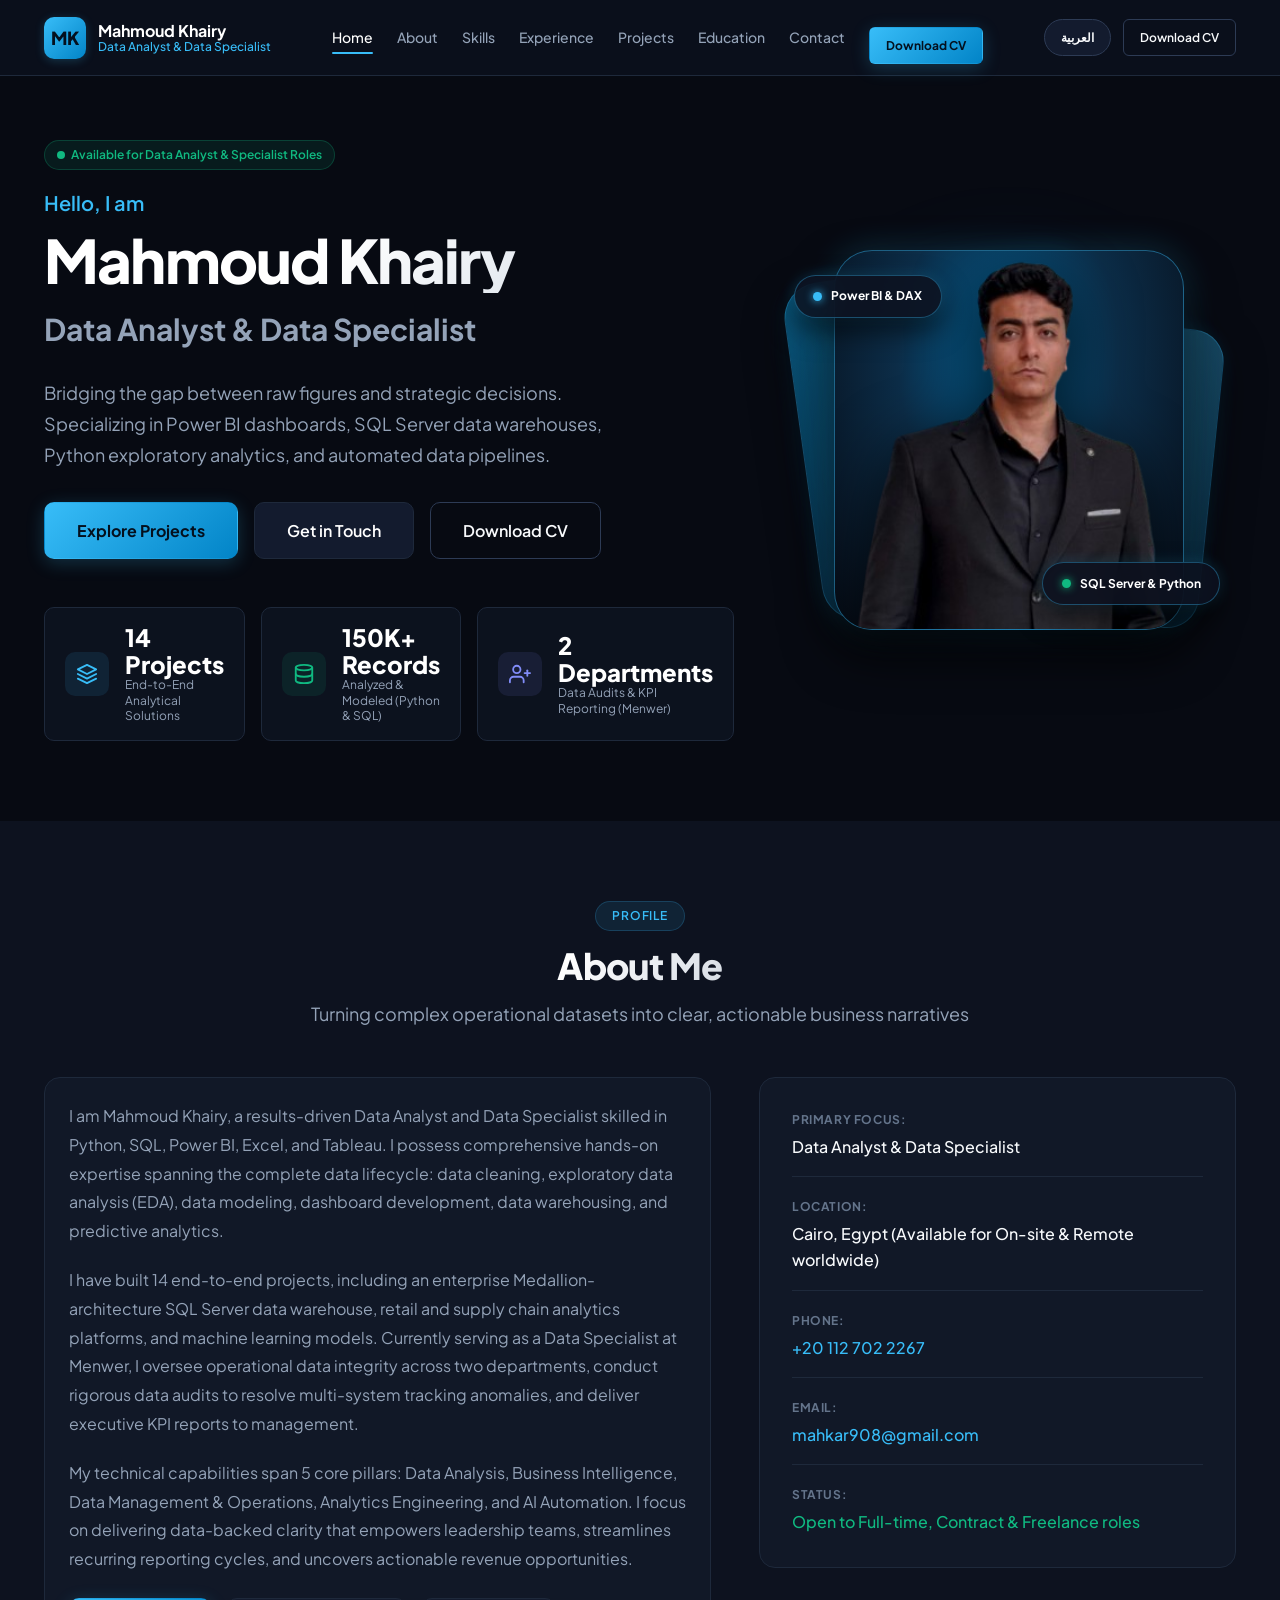
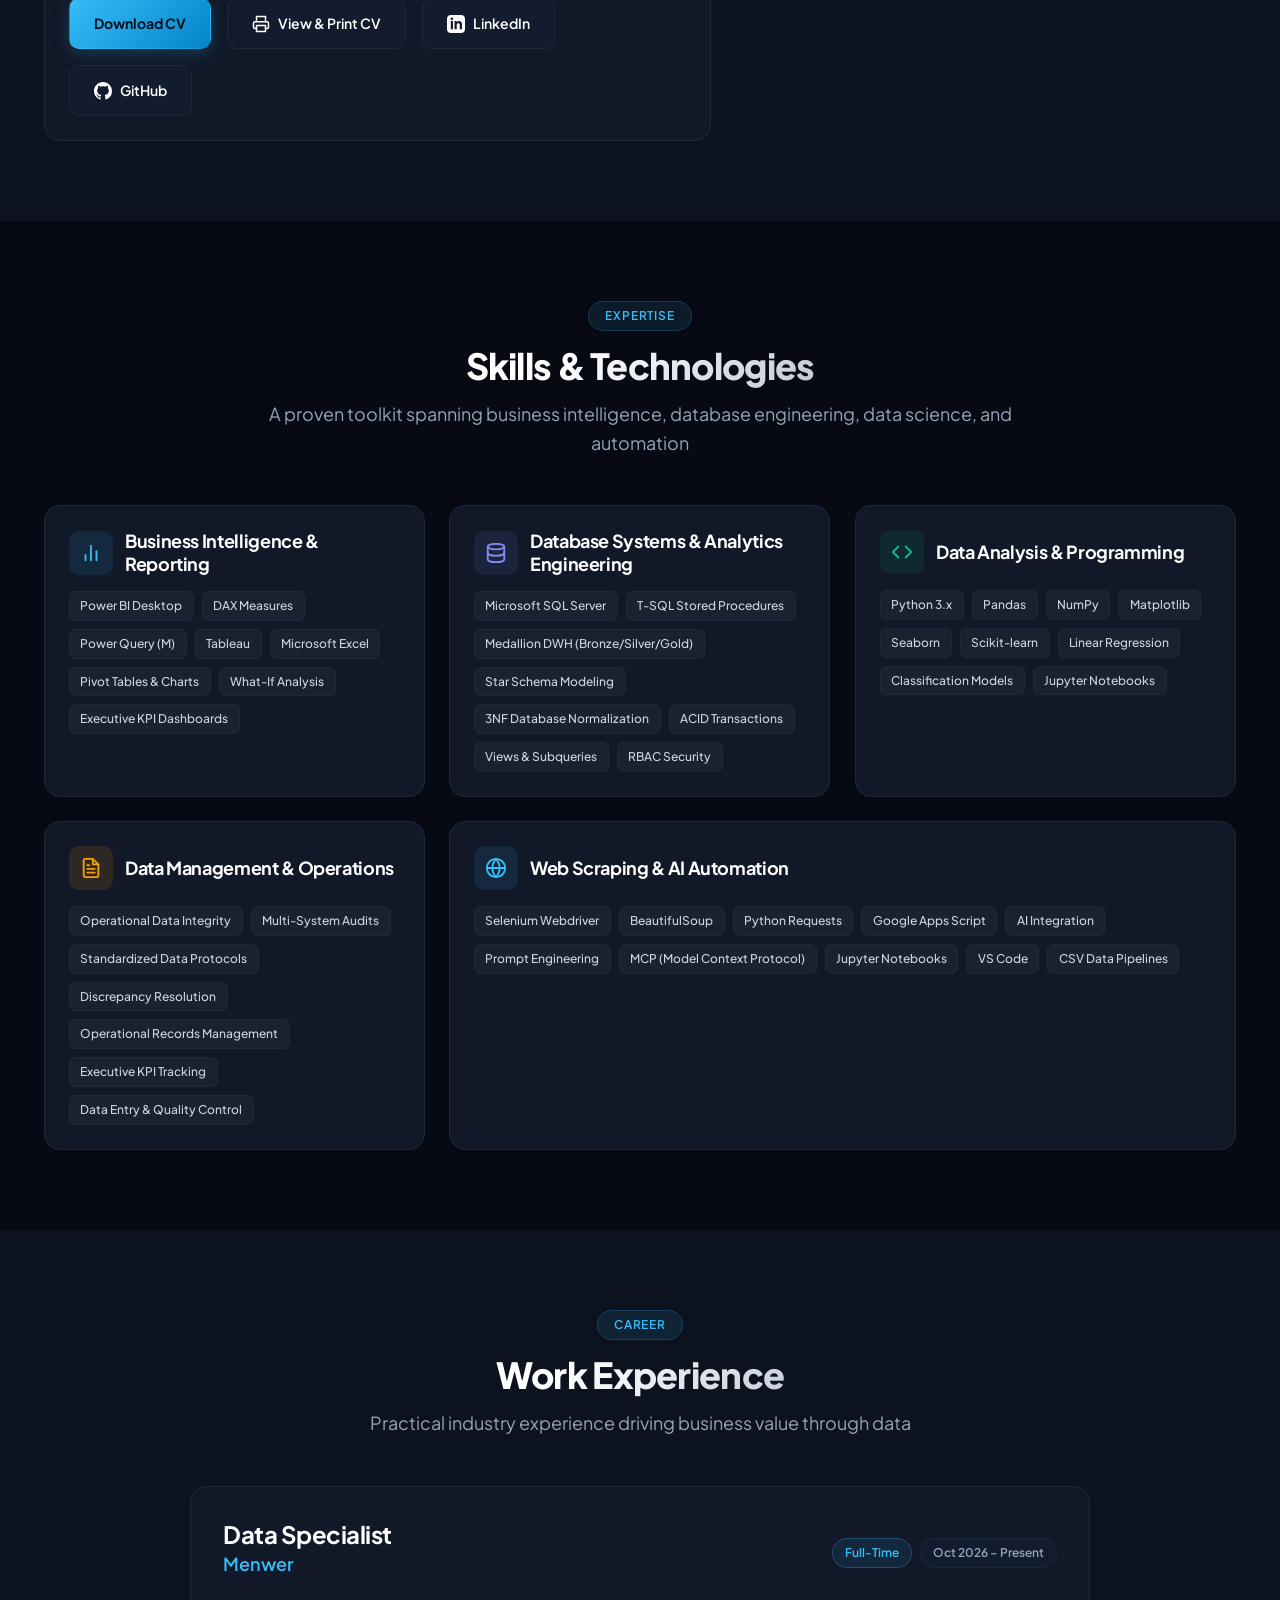
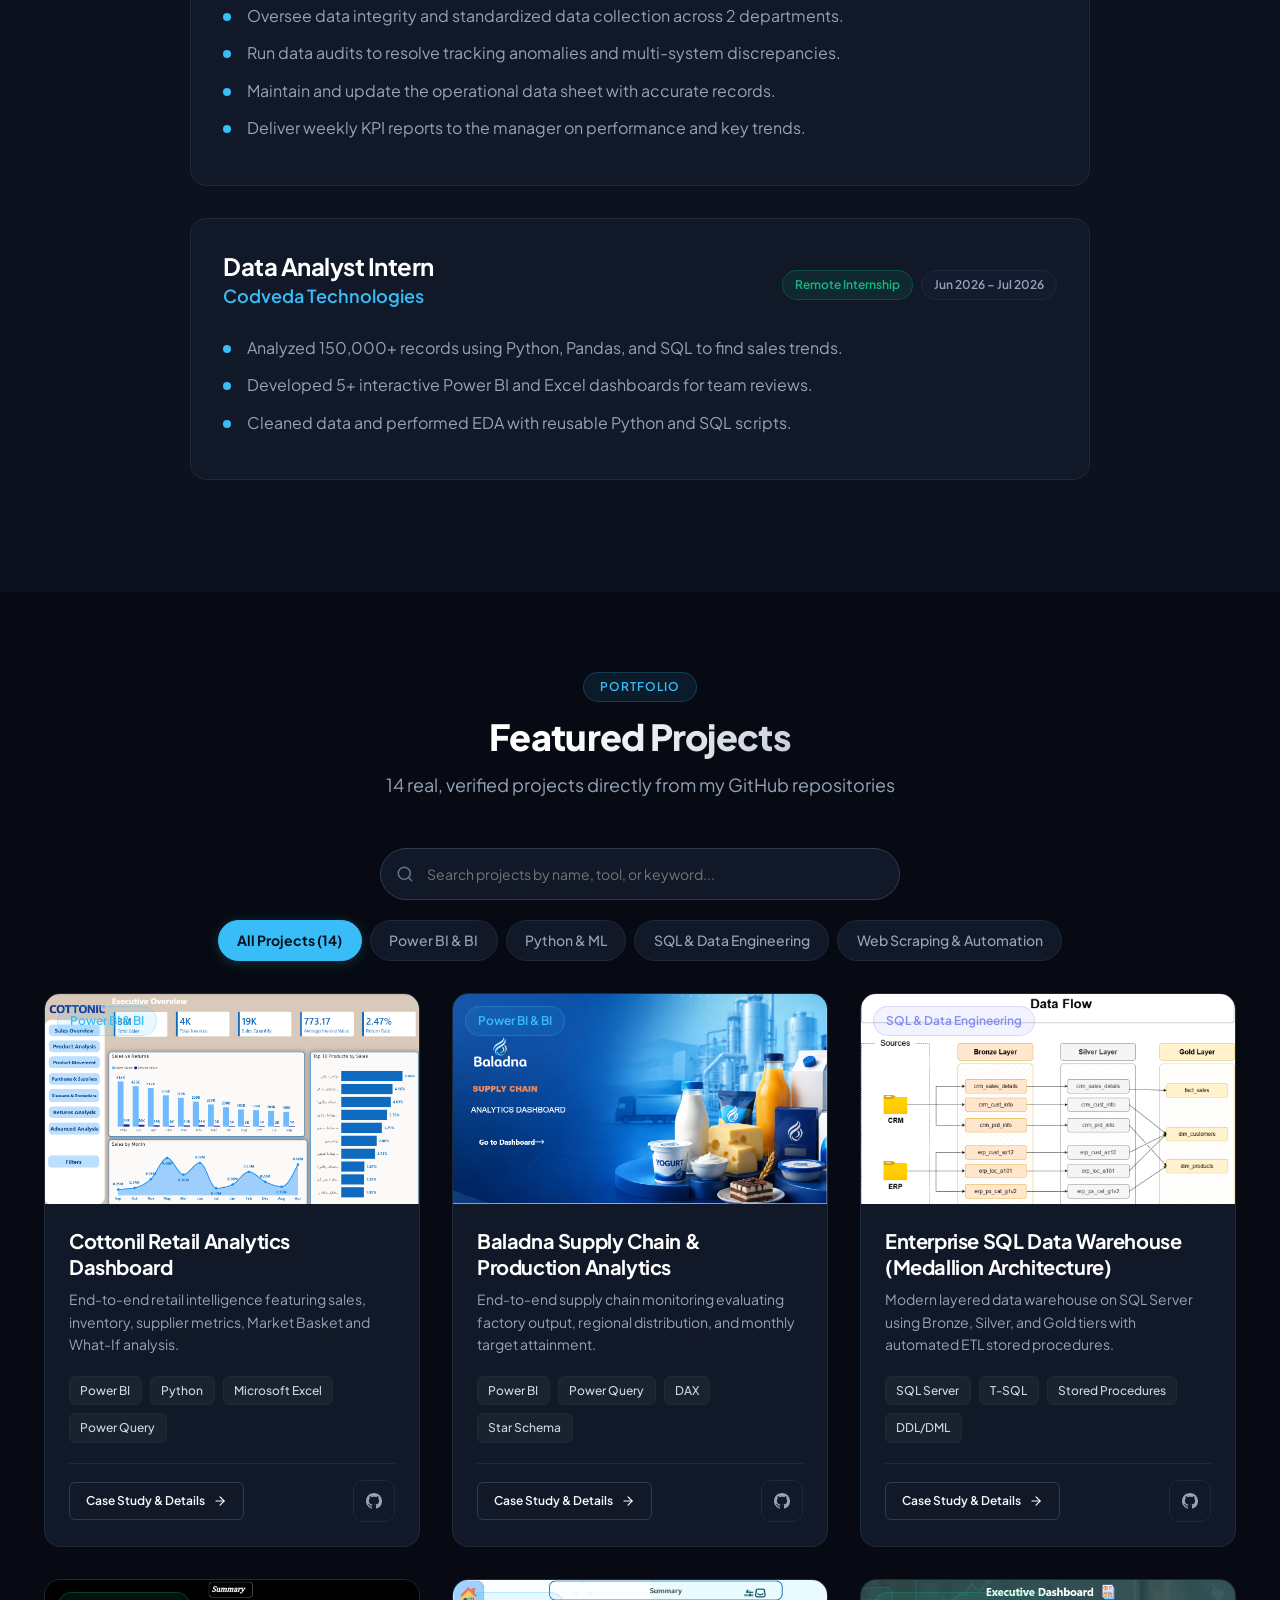
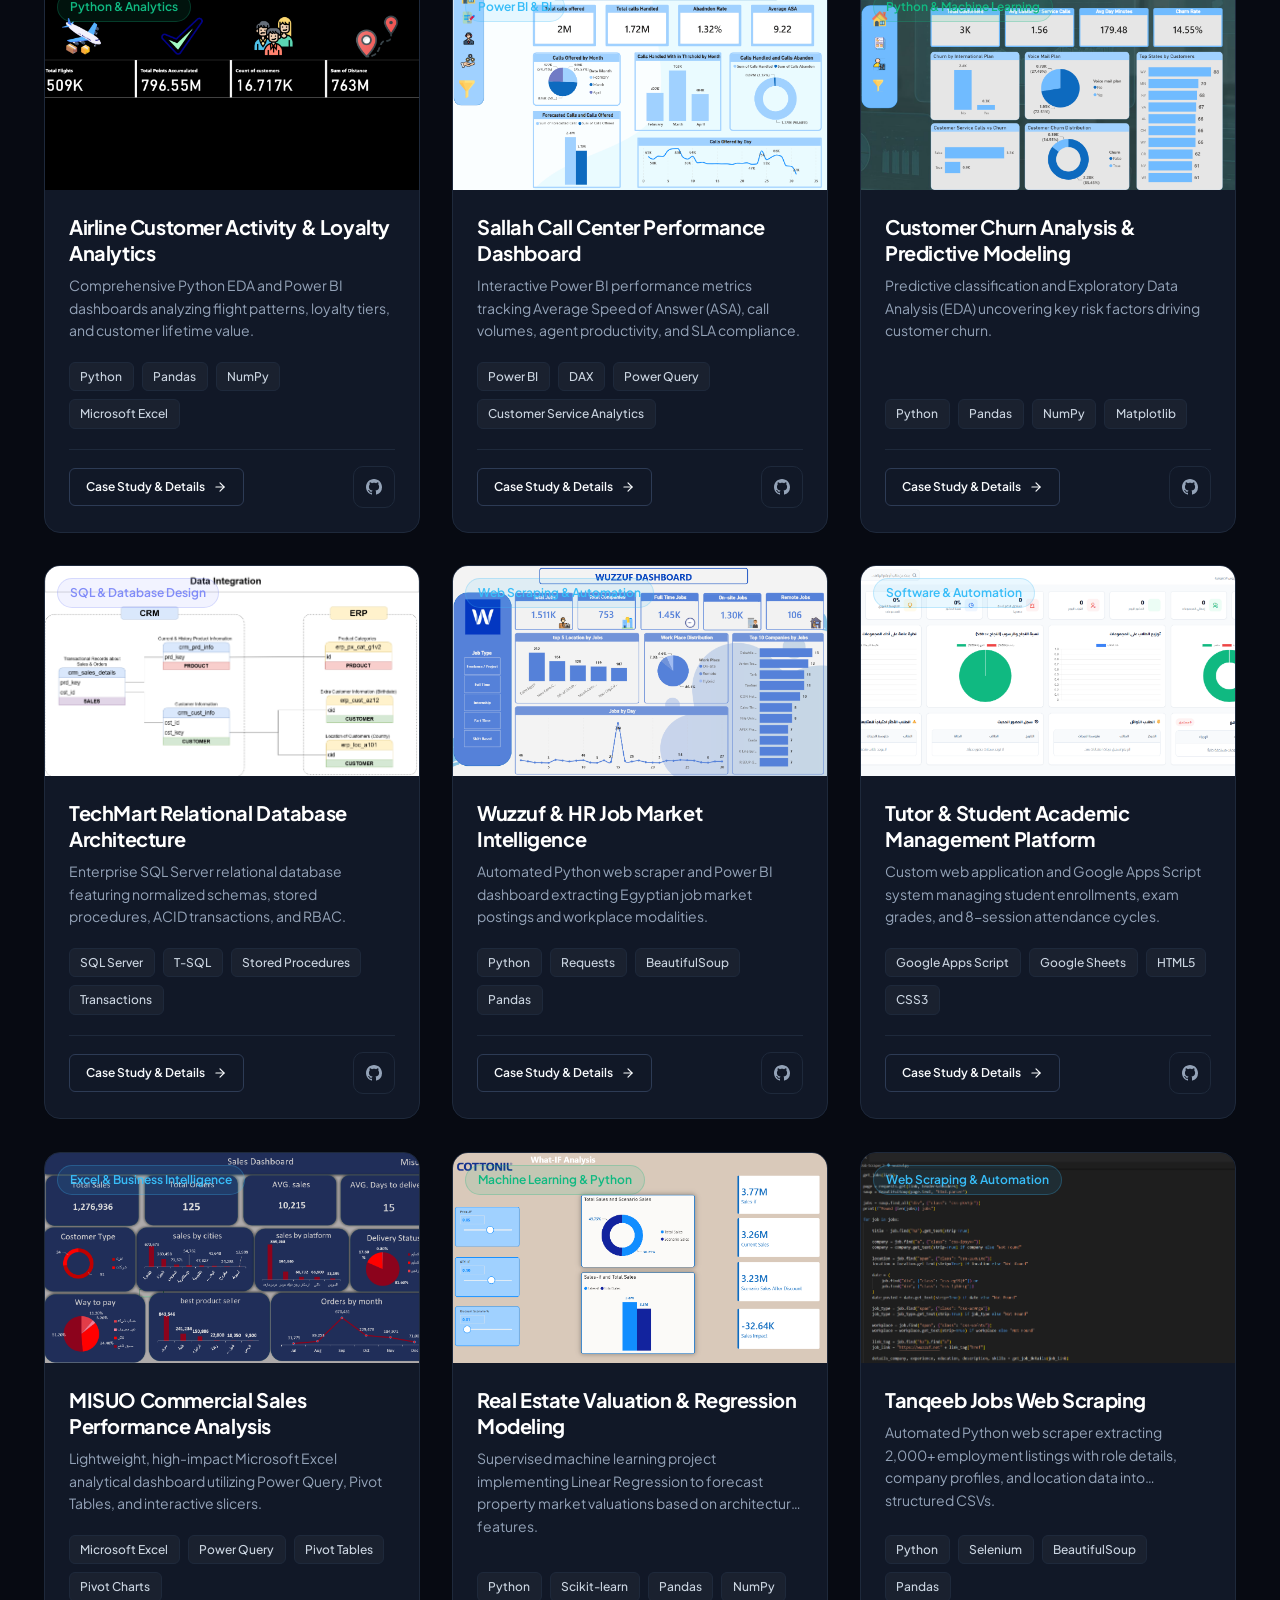
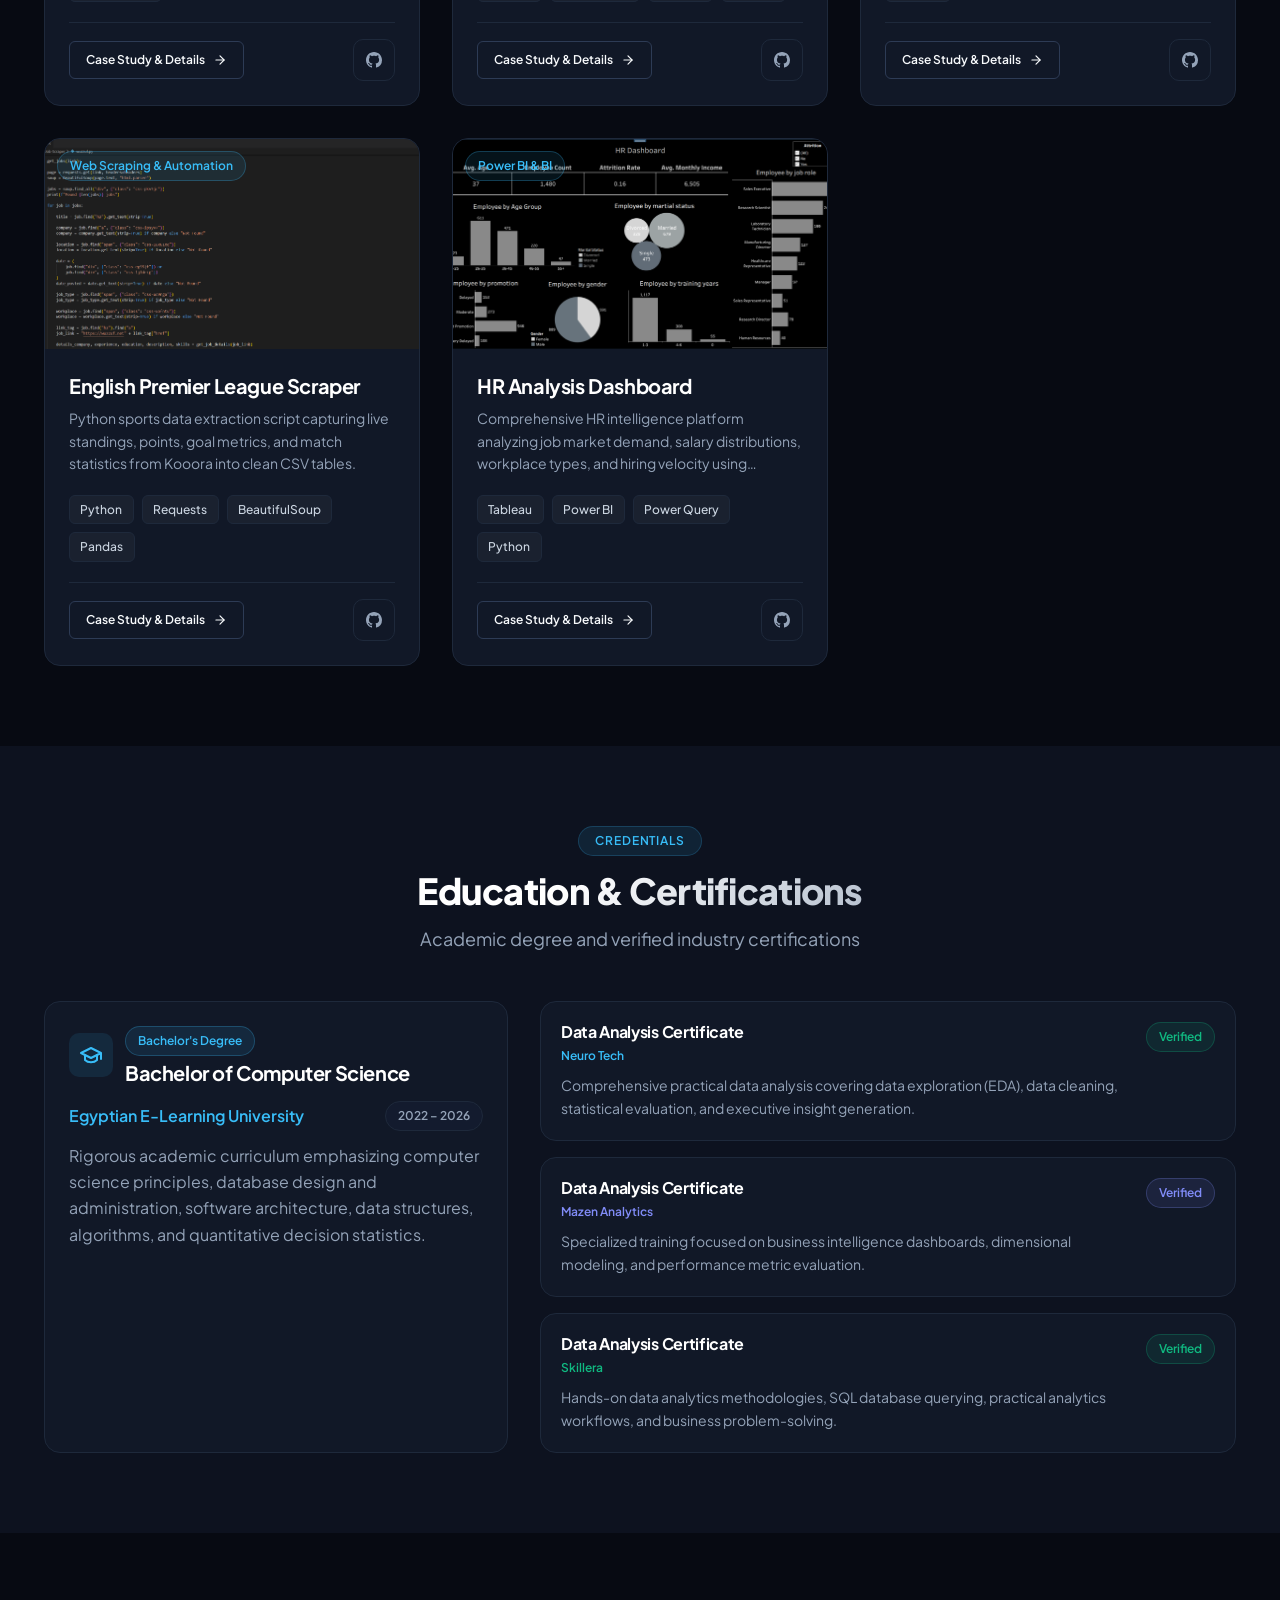
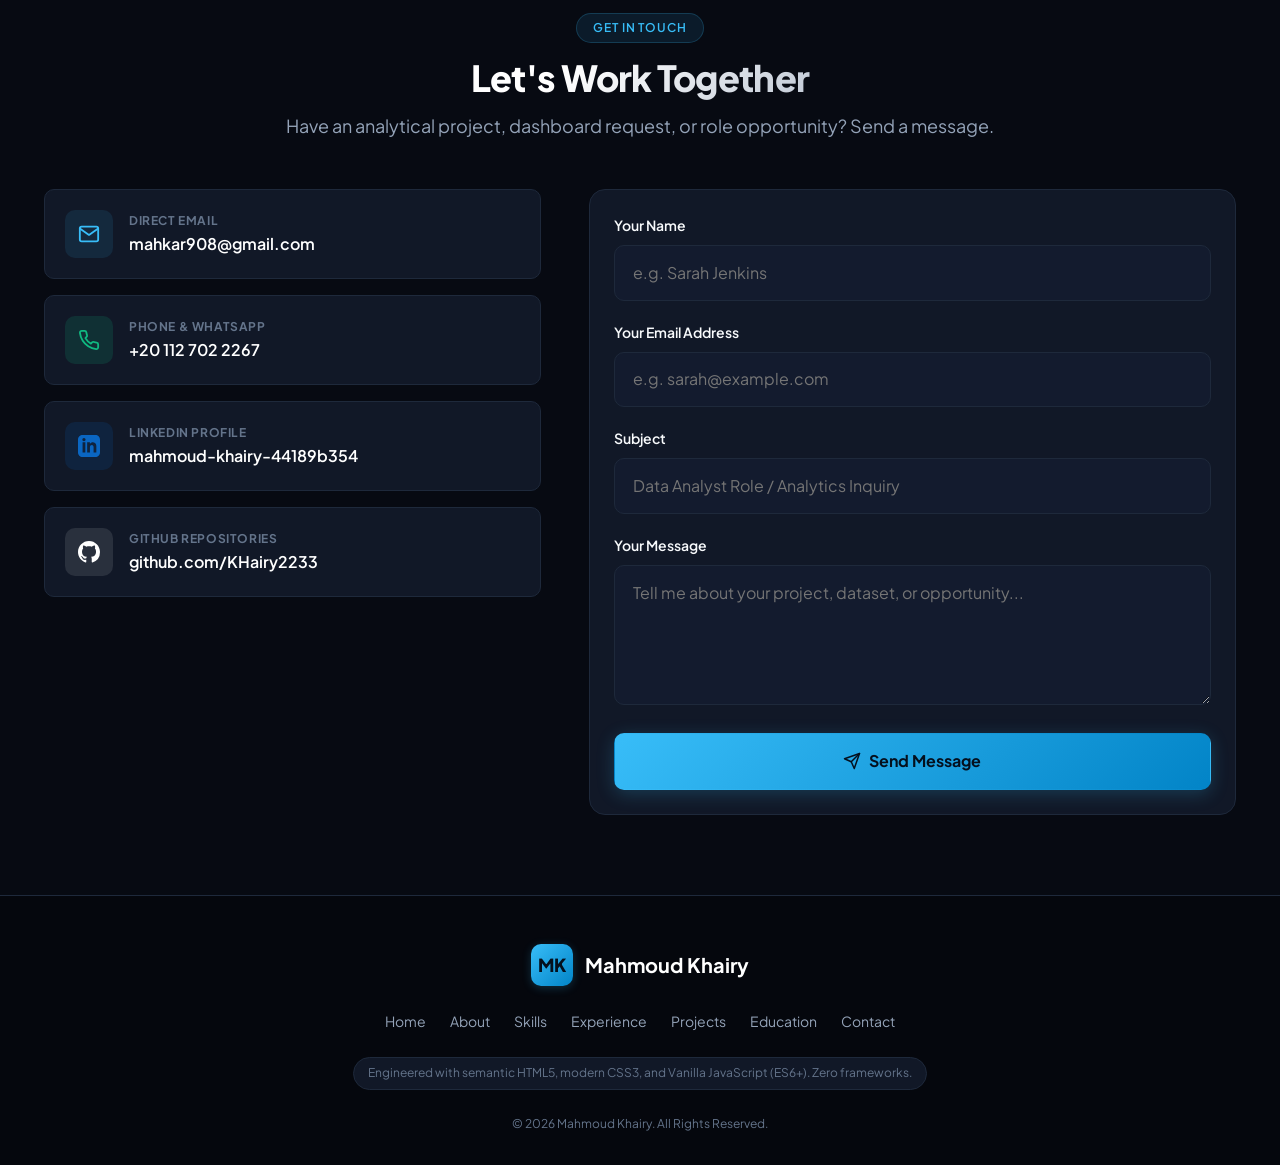
<file: index.html>
<!DOCTYPE html>
<html lang="en" dir="ltr">
<head>
  <meta charset="UTF-8">
  <meta name="viewport" content="width=device-width, initial-scale=1.0">
  <meta http-equiv="X-UA-Compatible" content="ie=edge">
  
  <title>Mahmoud Khairy | Data Analyst & Data Specialist</title>
  <meta name="title" content="Mahmoud Khairy | Data Analyst & Data Specialist">
  <meta name="description" content="Professional portfolio of Mahmoud Khairy - Data Analyst & Data Specialist specializing in Power BI, SQL Server DWH, Python exploratory analytics, and automated data pipelines.">
  <meta name="keywords" content="Mahmoud Khairy, Data Analyst, Data Specialist, Power BI, SQL, Python, Portfolio, BI Dashboards, ETL, Cairo, Egypt">
  <meta name="author" content="Mahmoud Khairy">
  <meta name="theme-color" content="#070a12">

  <!-- Open Graph / Social Sharing -->
  <meta property="og:type" content="website">
  <meta property="og:title" content="Mahmoud Khairy | Data Analyst & Data Specialist">
  <meta property="og:description" content="Professional portfolio of Mahmoud Khairy - Data Analyst & Data Specialist specializing in Power BI, SQL Server DWH, Python exploratory analytics, and automated data pipelines.">
  <meta property="og:image" content="assets/images/projects/cottonil_overview.png">
  <meta property="twitter:card" content="summary_large_image">
  <meta property="twitter:title" content="Mahmoud Khairy | Data Analyst & Data Specialist">
  <meta property="twitter:description" content="Professional portfolio of Mahmoud Khairy - Data Analyst & Data Specialist specializing in Power BI, SQL Server DWH, Python exploratory analytics, and automated data pipelines.">
  <meta property="twitter:image" content="assets/images/projects/cottonil_overview.png">

  <!-- Favicon / Monogram SVG -->
  <link rel="icon" type="image/svg+xml" href="data:image/svg+xml,<svg xmlns='http://www.w3.org/2000/svg' viewBox='0 0 100 100'><title>Mahmoud Khairy</title><rect width='100' height='100' rx='20' fill='%2338bdf8'/><text x='50%' y='62%' text-anchor='middle' font-family='sans-serif' font-weight='900' font-size='48' fill='%2304101e'>MK</text></svg>">

  <!-- Stylesheets (Pure CSS3 - Zero Frameworks) -->
  <link rel="stylesheet" href="assets/css/variables.css">
  <link rel="stylesheet" href="assets/css/base.css">
  <link rel="stylesheet" href="assets/css/components.css">
  <link rel="stylesheet" href="assets/css/layout.css">
  <link rel="stylesheet" href="assets/css/animations.css">
</head>
<body>

  <!-- ==========================================================================
       Site Header / Navigation Bar
       ========================================================================== -->
  <header class="site-header" id="siteHeader">
    <div class="container nav-container">
      <a href="#home" class="nav-brand" aria-label="Mahmoud Khairy">
        <span class="brand-monogram">MK</span>
        <div class="brand-info">
          <span class="brand-name" data-i18n="site_name">Mahmoud Khairy</span>
          <span class="brand-title" data-i18n="hero_title">Data Analyst & Data Specialist</span>
        </div>
      </a>

      <!-- Desktop & Mobile Navigation Links -->
      <nav aria-label="Main Navigation">
        <ul class="nav-menu" id="navMenu">
          <li><a href="#home" class="nav-link active" data-i18n="nav_home">Home</a></li>
          <li><a href="#about" class="nav-link" data-i18n="nav_about">About</a></li>
          <li><a href="#skills" class="nav-link" data-i18n="nav_skills">Skills</a></li>
          <li><a href="#experience" class="nav-link" data-i18n="nav_experience">Experience</a></li>
          <li><a href="#projects" class="nav-link" data-i18n="nav_projects">Projects</a></li>
          <li><a href="#education" class="nav-link" data-i18n="nav_education">Education</a></li>
          <li><a href="#contact" class="nav-link" data-i18n="nav_contact">Contact</a></li>
          <li class="mobile-only-cv">
            <a href="cv/Mahmoud_Khairy_CV.pdf" download class="btn btn-primary btn-sm" style="width: 100%; margin-top: 1rem;" data-i18n="nav_cv">Download CV</a>
          </li>
        </ul>
      </nav>

      <!-- Nav Actions (Language switcher, CV Download, Hamburger) -->
      <div class="nav-actions">
        <!-- Language Switcher Pill -->
        <button class="lang-switch-btn" type="button" aria-label="Switch Language">
          <svg viewBox="0 0 24 24" fill="none" stroke="currentColor" stroke-width="2" stroke-linecap="round" stroke-linejoin="round"><circle cx="12" cy="12" r="10"></circle><line x1="2" y1="12" x2="22" y2="12"></line><path d="M12 2a15.3 15.3 0 0 1 4 10 15.3 15.3 0 0 1-4 10 15.3 15.3 0 0 1-4-10 15.3 15.3 0 0 1 4-10z"></path></svg>
          <span data-i18n="lang_toggle">Ø§Ù„Ø¹Ø±Ø¨ÙŠØ©</span>
        </button>

        <a href="cv/Mahmoud_Khairy_CV.pdf" download class="btn btn-outline btn-sm btn-cv-header" data-i18n="nav_cv">
          Download CV
        </a>

        <!-- Mobile Drawer Toggle -->
        <button class="nav-toggle" id="navToggle" type="button" aria-label="Toggle navigation menu" aria-expanded="false">
          <svg viewBox="0 0 24 24" fill="none" stroke="currentColor" stroke-width="2" stroke-linecap="round" stroke-linejoin="round"><line x1="3" y1="12" x2="21" y2="12"></line><line x1="3" y1="6" x2="21" y2="6"></line><line x1="3" y1="18" x2="21" y2="18"></line></svg>
        </button>
      </div>
    </div>
  </header>

  <!-- ==========================================================================
       Hero Section
       ========================================================================== -->
  <section class="hero-section" id="home">
    <div class="container hero-grid">
      <!-- Left Column: Content -->
      <div class="hero-content reveal active">
        <div class="hero-badge-wrap">
          <span class="badge badge-emerald">
            <span style="display:inline-block; width:8px; height:8px; border-radius:50%; background:#10b981;"></span>
            <span data-i18n="hero_badge">Available for Data Analyst & Specialist Roles</span>
          </span>
        </div>

        <div class="hero-greeting" data-i18n="hero_greeting">Hello, I am</div>
        <h1 class="hero-name" data-i18n="hero_name">Mahmoud Khairy</h1>
        <div class="hero-title" data-i18n="hero_title">Data Analyst & Data Specialist</div>

        <p class="hero-tagline" data-i18n="hero_tagline">
          Bridging the gap between raw figures and strategic decisions. Specializing in Power BI dashboards, SQL Server data warehouses, Python exploratory analytics, and automated data pipelines.
        </p>

        <div class="hero-actions">
          <a href="#projects" class="btn btn-primary btn-lg" data-i18n="hero_cta_projects">
            Explore Projects
          </a>
          <a href="#contact" class="btn btn-secondary btn-lg" data-i18n="hero_cta_contact">
            Get in Touch
          </a>
          <a href="cv/Mahmoud_Khairy_CV.pdf" download class="btn btn-outline btn-lg" data-i18n="nav_cv">
            Download CV
          </a>
        </div>

        <!-- Quick Stats -->
        <div class="hero-stats">
          <div class="stat-card">
            <div class="stat-icon">
              <svg width="22" height="22" viewBox="0 0 24 24" fill="none" stroke="currentColor" stroke-width="2" stroke-linecap="round" stroke-linejoin="round"><polygon points="12 2 2 7 12 12 22 7 12 2"></polygon><polyline points="2 17 12 22 22 17"></polyline><polyline points="2 12 12 17 22 12"></polyline></svg>
            </div>
            <div>
              <div class="stat-number" data-i18n="hero_stat_projects">14 Projects</div>
              <div class="stat-label" data-i18n="hero_stat_projects_desc">End-to-End Solutions</div>
            </div>
          </div>

          <div class="stat-card">
            <div class="stat-icon" style="background: var(--accent-emerald-subtle); color: var(--accent-emerald);">
              <svg width="22" height="22" viewBox="0 0 24 24" fill="none" stroke="currentColor" stroke-width="2" stroke-linecap="round" stroke-linejoin="round"><ellipse cx="12" cy="5" rx="9" ry="3"></ellipse><path d="M21 12c0 1.66-4 3-9 3s-9-1.34-9-3"></path><path d="M3 5v14c0 1.66 4 3 9 3s9-1.34 9-3V5"></path></svg>
            </div>
            <div>
              <div class="stat-number" data-i18n="hero_stat_tech">150K+ Records</div>
              <div class="stat-label" data-i18n="hero_stat_tech_desc">Analyzed &amp; Modeled</div>
            </div>
          </div>

          <div class="stat-card">
            <div class="stat-icon" style="background: var(--accent-purple-subtle); color: var(--accent-purple);">
              <svg width="22" height="22" viewBox="0 0 24 24" fill="none" stroke="currentColor" stroke-width="2" stroke-linecap="round" stroke-linejoin="round"><path d="M16 21v-2a4 4 0 0 0-4-4H5a4 4 0 0 0-4 4v2"></path><circle cx="8.5" cy="7" r="4"></circle><line x1="20" y1="8" x2="20" y2="14"></line><line x1="23" y1="11" x2="17" y2="11"></line></svg>
            </div>
            <div>
              <div class="stat-number" data-i18n="hero_stat_quality">2 Departments</div>
              <div class="stat-label" data-i18n="hero_stat_quality_desc">Data Audits &amp; KPI Systems</div>
            </div>
          </div>
        </div>
      </div>

      <!-- Right Column: Visual Frame & Authentic Photo -->
      <div class="hero-visual reveal active delay-2">
        <div class="portrait-composition">
          <!-- Backlight ambient glow -->
          <div class="portrait-glow"></div>

          <!-- Abstract Decorative Rounded Shapes Behind Portrait -->
          <div class="decor-card-left" aria-hidden="true"></div>
          <div class="decor-card-right" aria-hidden="true"></div>

          <!-- Main Portrait Squircle Frame -->
          <div class="portrait-main-frame">
            <img src="assets/images/me/profile.png" alt="Mahmoud Khairy - Data Analyst & Data Specialist" class="portrait-img" width="350" height="380">
          </div>

          <!-- Floating Skill Badges -->
          <div class="floating-pill floating-pill-1">
            <span class="pill-dot pill-dot-cyan"></span>
            <span>Power BI &amp; DAX</span>
          </div>

          <div class="floating-pill floating-pill-2">
            <span class="pill-dot pill-dot-emerald"></span>
            <span>SQL Server &amp; Python</span>
          </div>
        </div>
      </div>
    </div>
  </section>

  <!-- ==========================================================================
       About Me Section
       ========================================================================== -->
  <section class="section section-alt" id="about">
    <div class="container">
      <div class="section-header reveal">
        <span class="section-badge" data-i18n="about_badge">Profile</span>
        <h2 class="section-title" data-i18n="about_title">About Me</h2>
        <p class="section-subtitle" data-i18n="about_subtitle">Turning complex datasets into clear, actionable business narratives</p>
      </div>

      <div class="about-grid">
        <div class="about-bio card reveal">
          <p data-i18n="about_bio_p1">
            I am Mahmoud Khairy, a results-driven Data Analyst and Data Specialist skilled in Python, SQL, Power BI, Excel, and Tableau. I possess comprehensive hands-on expertise spanning the complete data lifecycle: data cleaning, exploratory data analysis (EDA), data modeling, dashboard development, data warehousing, and predictive analytics.
          </p>
          <p data-i18n="about_bio_p2">
            I have built 14 end-to-end projects, including an enterprise Medallion-architecture SQL Server data warehouse, retail and supply chain analytics platforms, and machine learning models. Currently serving as a Data Specialist at Menwer, I oversee operational data integrity across two departments, conduct rigorous data audits to resolve multi-system tracking anomalies, and deliver executive KPI reports to management.
          </p>
          <p data-i18n="about_bio_p3">
            My technical capabilities span 5 core pillars: Data Analysis, Business Intelligence, Data Management &amp; Operations, Analytics Engineering, and AI Automation. I focus on delivering data-backed clarity that empowers leadership teams, streamlines recurring reporting cycles, and uncovers actionable revenue opportunities.
          </p>

          <div style="margin-top: var(--space-6); display: flex; flex-wrap: wrap; gap: var(--space-4);">
            <a href="cv/Mahmoud_Khairy_CV.pdf" download class="btn btn-primary" data-i18n="nav_cv">
              <svg width="18" height="18" viewBox="0 0 24 24" fill="none" stroke="currentColor" stroke-width="2" stroke-linecap="round" stroke-linejoin="round"><path d="M21 15v4a2 2 0 0 1-2 2H5a2 2 0 0 1-2-2v-4"></path><polyline points="7 10 12 15 17 10"></polyline><line x1="12" y1="15" x2="12" y2="3"></line></svg>
              <span>Download CV</span>
            </a>
            <a href="cv/cv-print.html" target="_blank" class="btn btn-secondary">
              <svg width="18" height="18" viewBox="0 0 24 24" fill="none" stroke="currentColor" stroke-width="2" stroke-linecap="round" stroke-linejoin="round"><polyline points="6 9 6 2 18 2 18 9"></polyline><path d="M6 18H4a2 2 0 0 1-2-2v-5a2 2 0 0 1 2-2h16a2 2 0 0 1 2 2v5a2 2 0 0 1-2 2h-2"></path><rect x="6" y="14" width="12" height="8"></rect></svg>
              <span data-i18n="cv_print">View &amp; Print CV</span>
            </a>
            <a href="https://www.linkedin.com/in/mahmoud-khairy-44189b354" target="_blank" rel="noopener noreferrer" class="btn btn-secondary">
              <svg width="18" height="18" viewBox="0 0 24 24" fill="currentColor"><path d="M19 0h-14c-2.761 0-5 2.239-5 5v14c0 2.761 2.239 5 5 5h14c2.762 0 5-2.239 5-5v-14c0-2.761-2.238-5-5-5zm-11 19h-3v-11h3v11zm-1.5-12.268c-.966 0-1.75-.79-1.75-1.764s.784-1.764 1.75-1.764 1.75.79 1.75 1.764-.783 1.764-1.75 1.764zm13.5 12.268h-3v-5.604c0-3.368-4-3.113-4 0v5.604h-3v-11h3v1.765c1.396-2.586 7-2.777 7 2.476v6.759z"/></svg>
              <span>LinkedIn</span>
            </a>
            <a href="https://github.com/KHairy2233" target="_blank" rel="noopener noreferrer" class="btn btn-secondary">
              <svg width="18" height="18" viewBox="0 0 24 24" fill="currentColor"><path d="M12 0C5.37 0 0 5.37 0 12c0 5.31 3.435 9.795 8.205 11.385.6.105.825-.255.825-.57 0-.285-.015-1.23-.015-2.235-3.015.555-3.795-.735-4.035-1.41-.135-.345-.72-1.41-1.23-1.695-.42-.225-1.02-.78-.015-.795.945-.015 1.62.87 1.845 1.23 1.08 1.815 2.805 1.305 3.495.99.105-.78.42-1.305.765-1.605-2.67-.3-5.46-1.335-5.46-5.925 0-1.305.465-2.385 1.23-3.225-.12-.3-.54-1.53.12-3.18 0 0 1.005-.315 3.3 1.23.96-.27 1.98-.405 3-.405s2.04.135 3 .405c2.295-1.56 3.3-1.23 3.3-1.23.66 1.65.24 2.88.12 3.18.765.84 1.23 1.905 1.23 3.225 0 4.605-2.805 5.625-5.475 5.925.435.375.81 1.095.81 2.22 0 1.605-.015 2.895-.015 3.3 0 .315.225.69.825.57A12.02 12.02 0 0024 12c0-6.63-5.37-12-12-12z"/></svg>
              <span>GitHub</span>
            </a>
          </div>
        </div>

        <!-- Quick Info Card -->
        <div class="about-info-card reveal delay-2">
          <div class="info-list">
            <div class="info-item">
              <span class="info-label" data-i18n="about_info_role_label">Primary Focus:</span>
              <span class="info-val" data-i18n="about_info_role">Data Analyst &amp; Data Specialist</span>
            </div>
            <div class="info-item">
              <span class="info-label" data-i18n="about_info_location_label">Location:</span>
              <span class="info-val" data-i18n="about_info_location">Cairo, Egypt (Available for On-site &amp; Remote worldwide)</span>
            </div>
            <div class="info-item">
              <span class="info-label" data-i18n="about_info_phone_label">Phone:</span>
              <span class="info-val"><a href="tel:+201127022267">+20 112 702 2267</a></span>
            </div>
            <div class="info-item">
              <span class="info-label" data-i18n="about_info_email_label">Email:</span>
              <span class="info-val"><a href="mailto:mahkar908@gmail.com">mahkar908@gmail.com</a></span>
            </div>
            <div class="info-item">
              <span class="info-label" data-i18n="about_info_availability_label">Status:</span>
              <span class="info-val" style="color: var(--accent-emerald);" data-i18n="about_info_availability">Open to Full-time, Contract &amp; Freelance roles</span>
            </div>
          </div>
        </div>
      </div>
    </div>
  </section>

  <!-- ==========================================================================
       Skills & Technologies Section
       ========================================================================== -->
  <section class="section" id="skills">
    <div class="container">
      <div class="section-header reveal">
        <span class="section-badge" data-i18n="skills_badge">Expertise</span>
        <h2 class="section-title" data-i18n="skills_title">Skills & Technologies</h2>
        <p class="section-subtitle" data-i18n="skills_subtitle">A proven toolkit spanning data engineering, visual analytics, and machine learning</p>
      </div>

      <div class="skills-grid">
        <!-- 1. BI & Reporting -->
        <div class="skill-card reveal">
          <div class="skill-header">
            <div class="skill-icon-wrap">
              <svg width="22" height="22" viewBox="0 0 24 24" fill="none" stroke="currentColor" stroke-width="2" stroke-linecap="round" stroke-linejoin="round"><line x1="18" y1="20" x2="18" y2="10"></line><line x1="12" y1="20" x2="12" y2="4"></line><line x1="6" y1="20" x2="6" y2="14"></line></svg>
            </div>
            <h3 class="skill-card-title" data-i18n="skills_cat_bi">Business Intelligence & Reporting</h3>
          </div>
          <div class="skill-list">
            <span class="tech-tag">Power BI Desktop</span>
            <span class="tech-tag">DAX Measures</span>
            <span class="tech-tag">Power Query (M)</span>
            <span class="tech-tag">Tableau</span>
            <span class="tech-tag">Microsoft Excel</span>
            <span class="tech-tag">Pivot Tables & Charts</span>
            <span class="tech-tag">What-If Analysis</span>
            <span class="tech-tag">Executive KPI Dashboards</span>
          </div>
        </div>

        <!-- 2. Database Systems & Engineering -->
        <div class="skill-card reveal delay-1">
          <div class="skill-header">
            <div class="skill-icon-wrap" style="background: var(--accent-purple-subtle); color: var(--accent-purple);">
              <svg width="22" height="22" viewBox="0 0 24 24" fill="none" stroke="currentColor" stroke-width="2" stroke-linecap="round" stroke-linejoin="round"><ellipse cx="12" cy="5" rx="9" ry="3"></ellipse><path d="M21 12c0 1.66-4 3-9 3s-9-1.34-9-3"></path><path d="M3 5v14c0 1.66 4 3 9 3s9-1.34 9-3V5"></path></svg>
            </div>
            <h3 class="skill-card-title" data-i18n="skills_cat_db">Database Systems & Engineering</h3>
          </div>
          <div class="skill-list">
            <span class="tech-tag">Microsoft SQL Server</span>
            <span class="tech-tag">T-SQL Stored Procedures</span>
            <span class="tech-tag">Medallion DWH (Bronze/Silver/Gold)</span>
            <span class="tech-tag">Star Schema Modeling</span>
            <span class="tech-tag">3NF Database Normalization</span>
            <span class="tech-tag">ACID Transactions</span>
            <span class="tech-tag">Views & Subqueries</span>
            <span class="tech-tag">RBAC Security</span>
          </div>
        </div>

        <!-- 3. Programming & Data Science -->
        <div class="skill-card reveal delay-2">
          <div class="skill-header">
            <div class="skill-icon-wrap" style="background: var(--accent-emerald-subtle); color: var(--accent-emerald);">
              <svg width="22" height="22" viewBox="0 0 24 24" fill="none" stroke="currentColor" stroke-width="2" stroke-linecap="round" stroke-linejoin="round"><polyline points="16 18 22 12 16 6"></polyline><polyline points="8 6 2 12 8 18"></polyline></svg>
            </div>
            <h3 class="skill-card-title" data-i18n="skills_cat_programming">Programming & Data Science</h3>
          </div>
          <div class="skill-list">
            <span class="tech-tag">Python 3.x</span>
            <span class="tech-tag">Pandas</span>
            <span class="tech-tag">NumPy</span>
            <span class="tech-tag">Matplotlib</span>
            <span class="tech-tag">Seaborn</span>
            <span class="tech-tag">Scikit-learn</span>
            <span class="tech-tag">Linear Regression</span>
            <span class="tech-tag">Classification Models</span>
            <span class="tech-tag">Jupyter Notebooks</span>
          </div>
        </div>

        <!-- 4. Data Management & Operations -->
        <div class="skill-card reveal">
          <div class="skill-header">
            <div class="skill-icon-wrap" style="background: var(--accent-amber-subtle, rgba(245, 158, 11, 0.12)); color: var(--accent-amber, #f59e0b);">
              <svg width="22" height="22" viewBox="0 0 24 24" fill="none" stroke="currentColor" stroke-width="2" stroke-linecap="round" stroke-linejoin="round"><path d="M14 2H6a2 2 0 0 0-2 2v16a2 2 0 0 0 2 2h12a2 2 0 0 0 2-2V8z"></path><polyline points="14 2 14 8 20 8"></polyline><line x1="16" y1="13" x2="8" y2="13"></line><line x1="16" y1="17" x2="8" y2="17"></line><polyline points="10 9 9 9 8 9"></polyline></svg>
            </div>
            <h3 class="skill-card-title" data-i18n="skills_cat_mgmt">Data Management &amp; Operations</h3>
          </div>
          <div class="skill-list">
            <span class="tech-tag">Operational Data Integrity</span>
            <span class="tech-tag">Multi-System Audits</span>
            <span class="tech-tag">Standardized Data Protocols</span>
            <span class="tech-tag">Discrepancy Resolution</span>
            <span class="tech-tag">Operational Records Management</span>
            <span class="tech-tag">Executive KPI Tracking</span>
            <span class="tech-tag">Data Entry &amp; Quality Control</span>
          </div>
        </div>

        <!-- 5. Web Scraping & AI Automation -->
        <div class="skill-card reveal delay-1" style="grid-column: span 2;">
          <div class="skill-header">
            <div class="skill-icon-wrap" style="background: var(--accent-cyan-subtle); color: var(--accent-cyan);">
              <svg width="22" height="22" viewBox="0 0 24 24" fill="none" stroke="currentColor" stroke-width="2" stroke-linecap="round" stroke-linejoin="round"><circle cx="12" cy="12" r="10"></circle><line x1="2" y1="12" x2="22" y2="12"></line><path d="M12 2a15.3 15.3 0 0 1 4 10 15.3 15.3 0 0 1-4 10 15.3 15.3 0 0 1-4-10 15.3 15.3 0 0 1 4-10z"></path></svg>
            </div>
            <h3 class="skill-card-title" data-i18n="skills_cat_scraping">Web Scraping &amp; AI Automation</h3>
          </div>
          <div class="skill-list">
            <span class="tech-tag">Selenium Webdriver</span>
            <span class="tech-tag">BeautifulSoup</span>
            <span class="tech-tag">Python Requests</span>
            <span class="tech-tag">Google Apps Script</span>
            <span class="tech-tag">AI Integration</span>
            <span class="tech-tag">Prompt Engineering</span>
            <span class="tech-tag">MCP (Model Context Protocol)</span>
            <span class="tech-tag">Jupyter Notebooks</span>
            <span class="tech-tag">VS Code</span>
            <span class="tech-tag">CSV Data Pipelines</span>
          </div>
        </div>
      </div>
    </div>
  </section>

  <!-- ==========================================================================
       Work Experience Section
       ========================================================================== -->
  <section class="section section-alt" id="experience">
    <div class="container">
      <div class="section-header reveal">
        <span class="section-badge" data-i18n="exp_badge">Career</span>
        <h2 class="section-title" data-i18n="exp_title">Work Experience</h2>
        <p class="section-subtitle" data-i18n="exp_subtitle">Practical industry experience driving business value through data</p>
      </div>

      <div style="max-width: 900px; margin: 0 auto;">
        <!-- Experience 1: Menwer -->
        <article class="timeline-card reveal">
          <div class="timeline-header">
            <div>
              <h3 class="timeline-role" data-i18n="exp_menwer_role">Data Specialist</h3>
              <div class="timeline-company" data-i18n="exp_menwer_company">Menwer</div>
            </div>
            <div style="display: flex; align-items: center; gap: 0.5rem;">
              <span class="badge badge-cyan" data-i18n="exp_menwer_badge">Full-Time</span>
              <span class="badge" data-i18n="exp_menwer_period">Oct 2026 – Present</span>
            </div>
          </div>
          <ul class="timeline-bullets">
            <li class="timeline-bullet" data-i18n="exp_menwer_p1">
              Oversee data integrity and standardized data collection across 2 departments.
            </li>
            <li class="timeline-bullet" data-i18n="exp_menwer_p2">
              Run data audits to resolve tracking anomalies and multi-system discrepancies.
            </li>
            <li class="timeline-bullet" data-i18n="exp_menwer_p3">
              Maintain and update the operational data sheet with accurate records.
            </li>
            <li class="timeline-bullet" data-i18n="exp_menwer_p4">
              Deliver weekly KPI reports to the manager on performance and key trends.
            </li>
          </ul>
        </article>

        <!-- Experience 2: Codveda Technologies -->
        <article class="timeline-card reveal delay-1">
          <div class="timeline-header">
            <div>
              <h3 class="timeline-role" data-i18n="exp_codveda_role">Data Analyst Intern</h3>
              <div class="timeline-company" data-i18n="exp_codveda_company">Codveda Technologies</div>
            </div>
            <div style="display: flex; align-items: center; gap: 0.5rem;">
              <span class="badge badge-emerald" data-i18n="exp_codveda_badge">Remote Internship</span>
              <span class="badge" data-i18n="exp_codveda_period">Jun 2026 – Jul 2026</span>
            </div>
          </div>
          <ul class="timeline-bullets">
            <li class="timeline-bullet" data-i18n="exp_codveda_p1">
              Analyzed 150,000+ records using Python, Pandas, and SQL to find sales trends.
            </li>
            <li class="timeline-bullet" data-i18n="exp_codveda_p2">
              Developed 5+ interactive Power BI and Excel dashboards for team reviews.
            </li>
            <li class="timeline-bullet" data-i18n="exp_codveda_p3">
              Cleaned data and performed EDA with reusable Python and SQL scripts.
            </li>
          </ul>
        </article>
      </div>
    </div>
  </section>

  <!-- ==========================================================================
       Projects Section (Centralized JSON & Dynamic Vanilla JS)
       ========================================================================== -->
  <section class="section" id="projects">
    <div class="container">
      <div class="section-header reveal">
        <span class="section-badge" data-i18n="proj_badge">Portfolio</span>
        <h2 class="section-title" data-i18n="proj_title">Featured Projects</h2>
        <p class="section-subtitle" data-i18n="proj_subtitle">Real, verified projects directly from my GitHub repositories</p>
      </div>

      <!-- Controls: Filters & Instant Search -->
      <div class="project-controls reveal">
        <!-- Live Search -->
        <div class="search-wrapper">
          <svg class="search-icon" viewBox="0 0 24 24" fill="none" stroke="currentColor" stroke-width="2" stroke-linecap="round" stroke-linejoin="round"><circle cx="11" cy="11" r="8"></circle><line x1="21" y1="21" x2="16.65" y2="16.65"></line></svg>
          <input type="text" id="projectSearch" class="search-input" placeholder="Search projects by name, tool, or keyword..." data-i18n-placeholder="proj_search_placeholder">
        </div>

        <!-- Category Filters -->
        <div class="filter-group">
          <button class="filter-btn active" data-category="all" data-i18n="proj_filter_all">All Projects (14)</button>
          <button class="filter-btn" data-category="bi" data-i18n="proj_filter_bi">Power BI & BI</button>
          <button class="filter-btn" data-category="python-ml" data-i18n="proj_filter_python">Python & ML</button>
          <button class="filter-btn" data-category="sql-dwh" data-i18n="proj_filter_sql">SQL & Data Engineering</button>
          <button class="filter-btn" data-category="scraping-automation" data-i18n="proj_filter_scraping">Web Scraping & Automation</button>
        </div>
      </div>

      <!-- Projects Grid (Injected dynamically) -->
      <div class="projects-grid" id="projectsGrid"></div>

      <!-- Empty Results Notice -->
      <div id="noProjectsNotice" class="card" style="display: none; text-align: center; padding: var(--space-12); max-width: 600px; margin: 0 auto;">
        <svg width="48" height="48" viewBox="0 0 24 24" fill="none" stroke="var(--text-muted)" stroke-width="1.5" stroke-linecap="round" stroke-linejoin="round" style="margin: 0 auto var(--space-4) auto;"><circle cx="11" cy="11" r="8"></circle><line x1="21" y1="21" x2="16.65" y2="16.65"></line></svg>
        <p data-i18n="proj_no_results">No projects match your search criteria.</p>
      </div>
    </div>
  </section>

  <!-- ==========================================================================
       Education & Certifications Section
       ========================================================================== -->
  <section class="section section-alt" id="education">
    <div class="container">
      <div class="section-header reveal">
        <span class="section-badge" data-i18n="edu_badge">Credentials</span>
        <h2 class="section-title" data-i18n="edu_title">Education & Certifications</h2>
        <p class="section-subtitle" data-i18n="edu_subtitle">Academic degree and verified industry certifications</p>
      </div>

      <div class="edu-grid">
        <!-- Academic Degree -->
        <div class="card reveal">
          <div style="display: flex; align-items: center; gap: var(--space-3); margin-bottom: var(--space-4);">
            <div class="skill-icon-wrap" style="background: var(--accent-cyan-subtle); color: var(--accent-cyan);">
              <svg width="24" height="24" viewBox="0 0 24 24" fill="none" stroke="currentColor" stroke-width="2" stroke-linecap="round" stroke-linejoin="round"><path d="M22 10v6M2 10l10-5 10 5-10 5z"></path><path d="M6 12v5c3 3 9 3 12 0v-5"></path></svg>
            </div>
            <div>
              <span class="badge badge-cyan" style="margin-bottom: 0.25rem;">Bachelor's Degree</span>
              <h3 style="font-size: var(--fs-lg); color: var(--text-white);" data-i18n="edu_degree_title">Bachelor of Computer Science</h3>
            </div>
          </div>
          <div style="display: flex; justify-content: space-between; align-items: center; margin-bottom: var(--space-3);">
            <span style="color: var(--accent-cyan); font-weight: 600;" data-i18n="edu_degree_institution">Egyptian E-Learning University</span>
            <span class="badge" data-i18n="edu_degree_period">2022 – 2026</span>
          </div>
          <p data-i18n="edu_degree_desc">
            Rigorous academic curriculum emphasizing computer science principles, database design and administration, software architecture, data structures, algorithms, and quantitative decision statistics.
          </p>
        </div>

        <!-- Certifications & Professional Specializations -->
        <div class="certs-list reveal delay-1">
          <div class="card" style="padding: var(--space-5);">
            <div style="display: flex; align-items: flex-start; justify-content: space-between; gap: var(--space-3);">
              <div>
                <h4 style="font-size: var(--fs-base); color: var(--text-white); margin-bottom: var(--space-1);" data-i18n="cert_1_title">Data Analysis Certificate</h4>
                <div style="color: var(--accent-cyan); font-size: var(--fs-xs); font-weight: 600; margin-bottom: var(--space-2);" data-i18n="cert_1_org">Neuro Tech</div>
                <p style="font-size: var(--fs-sm); margin: 0;" data-i18n="cert_1_desc">Comprehensive practical data analysis covering data exploration (EDA), data cleaning, statistical evaluation, and executive insight generation.</p>
              </div>
              <span class="badge badge-emerald" style="flex-shrink: 0;">Verified</span>
            </div>
          </div>

          <div class="card" style="padding: var(--space-5);">
            <div style="display: flex; align-items: flex-start; justify-content: space-between; gap: var(--space-3);">
              <div>
                <h4 style="font-size: var(--fs-base); color: var(--text-white); margin-bottom: var(--space-1);" data-i18n="cert_2_title">Data Analysis Certificate</h4>
                <div style="color: var(--accent-purple); font-size: var(--fs-xs); font-weight: 600; margin-bottom: var(--space-2);" data-i18n="cert_2_org">Mazen Analytics</div>
                <p style="font-size: var(--fs-sm); margin: 0;" data-i18n="cert_2_desc">Specialized training focused on business intelligence dashboards, dimensional modeling, and performance metric evaluation.</p>
              </div>
              <span class="badge badge-purple" style="flex-shrink: 0;">Verified</span>
            </div>
          </div>

          <div class="card" style="padding: var(--space-5);">
            <div style="display: flex; align-items: flex-start; justify-content: space-between; gap: var(--space-3);">
              <div>
                <h4 style="font-size: var(--fs-base); color: var(--text-white); margin-bottom: var(--space-1);" data-i18n="cert_3_title">Data Analysis Certificate</h4>
                <div style="color: var(--accent-emerald); font-size: var(--fs-xs); font-weight: 600; margin-bottom: var(--space-2);" data-i18n="cert_3_org">Skillera</div>
                <p style="font-size: var(--fs-sm); margin: 0;" data-i18n="cert_3_desc">Hands-on data analytics methodologies, SQL database querying, practical analytics workflows, and business problem-solving.</p>
              </div>
              <span class="badge badge-emerald" style="flex-shrink: 0;">Verified</span>
            </div>
          </div>
        </div>
      </div>
    </div>
  </section>

  <!-- ==========================================================================
       Contact Section
       ========================================================================== -->
  <section class="section" id="contact">
    <div class="container">
      <div class="section-header reveal">
        <span class="section-badge" data-i18n="contact_badge">Get in Touch</span>
        <h2 class="section-title" data-i18n="contact_title">Let's Work Together</h2>
        <p class="section-subtitle" data-i18n="contact_subtitle">Have an analytical project, dashboard request, or role opportunity? Send a message.</p>
      </div>

      <div class="contact-grid">
        <!-- Direct Channels -->
        <div class="contact-channels reveal">
          <a href="mailto:mahkar908@gmail.com" class="contact-card">
            <div class="contact-card-icon">
              <svg width="22" height="22" viewBox="0 0 24 24" fill="none" stroke="currentColor" stroke-width="2" stroke-linecap="round" stroke-linejoin="round"><path d="M4 4h16c1.1 0 2 .9 2 2v12c0 1.1-.9 2-2 2H4c-1.1 0-2-.9-2-2V6c0-1.1.9-2 2-2z"></path><polyline points="22,6 12,13 2,6"></polyline></svg>
            </div>
            <div class="contact-card-content">
              <span class="contact-card-title" data-i18n="contact_email_title">Direct Email</span>
              <span class="contact-card-val">mahkar908@gmail.com</span>
            </div>
          </a>

          <a href="https://wa.me/201127022267" target="_blank" rel="noopener noreferrer" class="contact-card">
            <div class="contact-card-icon" style="background: rgba(16, 185, 129, 0.15); color: #10b981;">
              <svg width="22" height="22" viewBox="0 0 24 24" fill="none" stroke="currentColor" stroke-width="2" stroke-linecap="round" stroke-linejoin="round"><path d="M22 16.92v3a2 2 0 0 1-2.18 2 19.79 19.79 0 0 1-8.63-3.07 19.5 19.5 0 0 1-6-6 19.79 19.79 0 0 1-3.07-8.67A2 2 0 0 1 4.11 2h3a2 2 0 0 1 2 1.72 12.84 12.84 0 0 0 .7 2.81 2 2 0 0 1-.45 2.11L8.09 9.91a16 16 0 0 0 6 6l1.27-1.27a2 2 0 0 1 2.11-.45 12.84 12.84 0 0 0 2.81.7A2 2 0 0 1 22 16.92z"></path></svg>
            </div>
            <div class="contact-card-content">
              <span class="contact-card-title" data-i18n="contact_phone_title">Phone &amp; WhatsApp</span>
              <span class="contact-card-val">+20 112 702 2267</span>
            </div>
          </a>

          <a href="https://www.linkedin.com/in/mahmoud-khairy-44189b354" target="_blank" rel="noopener noreferrer" class="contact-card">
            <div class="contact-card-icon" style="background: rgba(10, 102, 194, 0.15); color: #0a66c2;">
              <svg width="22" height="22" viewBox="0 0 24 24" fill="currentColor"><path d="M19 0h-14c-2.761 0-5 2.239-5 5v14c0 2.761 2.239 5 5 5h14c2.762 0 5-2.239 5-5v-14c0-2.761-2.238-5-5-5zm-11 19h-3v-11h3v11zm-1.5-12.268c-.966 0-1.75-.79-1.75-1.764s.784-1.764 1.75-1.764 1.75.79 1.75 1.764-.783 1.764-1.75 1.764zm13.5 12.268h-3v-5.604c0-3.368-4-3.113-4 0v5.604h-3v-11h3v1.765c1.396-2.586 7-2.777 7 2.476v6.759z"/></svg>
            </div>
            <div class="contact-card-content">
              <span class="contact-card-title" data-i18n="contact_linkedin_title">LinkedIn Profile</span>
              <span class="contact-card-val">mahmoud-khairy-44189b354</span>
            </div>
          </a>

          <a href="https://github.com/KHairy2233" target="_blank" rel="noopener noreferrer" class="contact-card">
            <div class="contact-card-icon" style="background: rgba(255, 255, 255, 0.1); color: #ffffff;">
              <svg width="22" height="22" viewBox="0 0 24 24" fill="currentColor"><path d="M12 0C5.37 0 0 5.37 0 12c0 5.31 3.435 9.795 8.205 11.385.6.105.825-.255.825-.57 0-.285-.015-1.23-.015-2.235-3.015.555-3.795-.735-4.035-1.41-.135-.345-.72-1.41-1.23-1.695-.42-.225-1.02-.78-.015-.795.945-.015 1.62.87 1.845 1.23 1.08 1.815 2.805 1.305 3.495.99.105-.78.42-1.305.765-1.605-2.67-.3-5.46-1.335-5.46-5.925 0-1.305.465-2.385 1.23-3.225-.12-.3-.54-1.53.12-3.18 0 0 1.005-.315 3.3 1.23.96-.27 1.98-.405 3-.405s2.04.135 3 .405c2.295-1.56 3.3-1.23 3.3-1.23.66 1.65.24 2.88.12 3.18.765.84 1.23 1.905 1.23 3.225 0 4.605-2.805 5.625-5.475 5.925.435.375.81 1.095.81 2.22 0 1.605-.015 2.895-.015 3.3 0 .315.225.69.825.57A12.02 12.02 0 0024 12c0-6.63-5.37-12-12-12z"/></svg>
            </div>
            <div class="contact-card-content">
              <span class="contact-card-title" data-i18n="contact_github_title">GitHub Repositories</span>
              <span class="contact-card-val">github.com/KHairy2233</span>
            </div>
          </a>
        </div>

        <!-- Interactive Contact Form -->
        <div class="card reveal delay-1">
          <form id="contactForm">
            <div class="form-group">
              <label for="contactName" class="form-label" data-i18n="contact_form_name">Your Name</label>
              <input type="text" id="contactName" name="name" class="form-input" required placeholder="e.g. Sarah Jenkins">
            </div>

            <div class="form-group">
              <label for="contactEmail" class="form-label" data-i18n="contact_form_email">Your Email Address</label>
              <input type="email" id="contactEmail" name="email" class="form-input" required placeholder="e.g. sarah@example.com">
            </div>

            <div class="form-group">
              <label for="contactSubject" class="form-label" data-i18n="contact_form_subject">Subject</label>
              <input type="text" id="contactSubject" name="subject" class="form-input" required placeholder="Data Analyst Role / Analytics Inquiry">
            </div>

            <div class="form-group">
              <label for="contactMessage" class="form-label" data-i18n="contact_form_message">Your Message</label>
              <textarea id="contactMessage" name="message" class="form-textarea" required placeholder="Tell me about your project, dataset, or opportunity..."></textarea>
            </div>

            <button type="submit" class="btn btn-primary btn-lg" style="width: 100%;">
              <svg width="18" height="18" viewBox="0 0 24 24" fill="none" stroke="currentColor" stroke-width="2" stroke-linecap="round" stroke-linejoin="round"><line x1="22" y1="2" x2="11" y2="13"></line><polygon points="22 2 15 22 11 13 2 9 22 2"></polygon></svg>
              <span data-i18n="contact_form_send">Send Message</span>
            </button>
          </form>
        </div>
      </div>
    </div>
  </section>

  <!-- ==========================================================================
       Footer
       ========================================================================== -->
  <footer class="site-footer">
    <div class="container footer-container">
      <a href="#home" class="nav-brand" aria-label="Mahmoud Khairy">
        <span class="brand-monogram">MK</span>
        <span class="brand-name" style="font-size: var(--fs-lg);" data-i18n="site_name">Mahmoud Khairy</span>
      </a>

      <div class="footer-nav">
        <a href="#home" data-i18n="nav_home">Home</a>
        <a href="#about" data-i18n="nav_about">About</a>
        <a href="#skills" data-i18n="nav_skills">Skills</a>
        <a href="#experience" data-i18n="nav_experience">Experience</a>
        <a href="#projects" data-i18n="nav_projects">Projects</a>
        <a href="#education" data-i18n="nav_education">Education</a>
        <a href="#contact" data-i18n="nav_contact">Contact</a>
      </div>

      <div class="footer-badge" data-i18n="footer_tech_note">
        Engineered with semantic HTML5, modern CSS3, and Vanilla JavaScript (ES6+). Zero frameworks.
      </div>

      <div class="footer-copy">
        &copy; <span id="currentYear">2026</span> <span data-i18n="site_name">Mahmoud Khairy</span>. <span data-i18n="footer_rights">All Rights Reserved.</span>
      </div>
    </div>
  </footer>

  <!-- Reusable Scripts -->
  <script src="assets/js/projects-bundle.js"></script>
  <script src="assets/js/i18n.js"></script>
  <script src="assets/js/data.js"></script>
  <script src="assets/js/main.js"></script>
  <script src="assets/js/projects.js"></script>
  <script>
    document.getElementById("currentYear").textContent = new Date().getFullYear();
  </script>
</body>
</html>
</file>
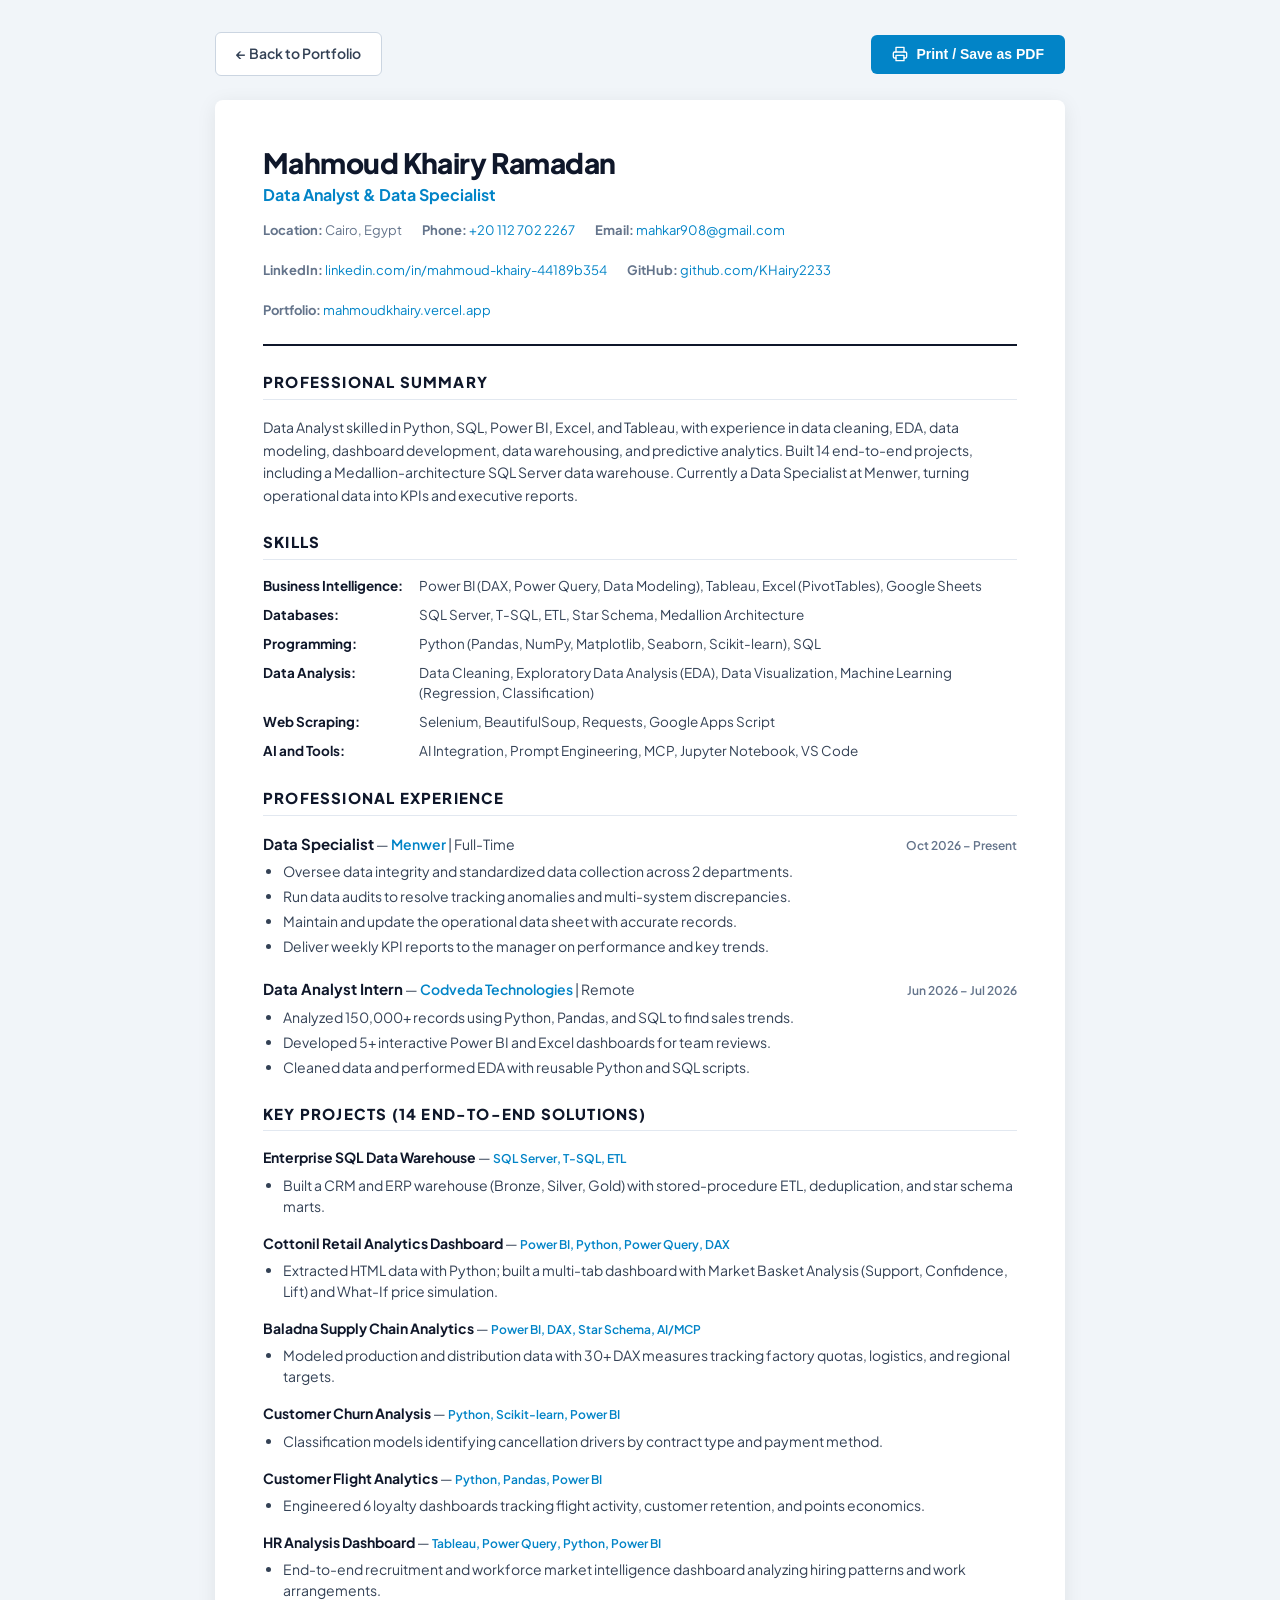
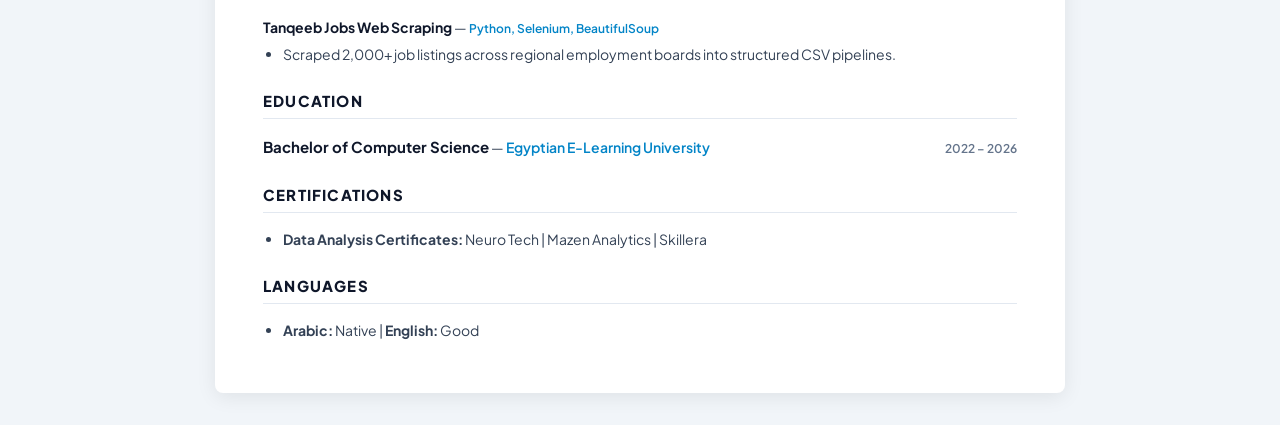
<file: cv/cv-print.html>
<!DOCTYPE html>
<html lang="en">
<head>
  <meta charset="UTF-8">
  <meta name="viewport" content="width=device-width, initial-scale=1.0">
  <title>Mahmoud Khairy | Data Analyst & Data Specialist</title>
  <meta name="description" content="Curriculum Vitae of Mahmoud Khairy - Data Analyst & Data Specialist.">
  <link rel="icon" type="image/svg+xml" href="data:image/svg+xml,<svg xmlns='http://www.w3.org/2000/svg' viewBox='0 0 100 100'><title>Mahmoud Khairy</title><rect width='100' height='100' rx='20' fill='%2338bdf8'/><text x='50%' y='62%' text-anchor='middle' font-family='sans-serif' font-weight='900' font-size='48' fill='%2304101e'>MK</text></svg>">
  <link rel="preconnect" href="https://fonts.googleapis.com">
  <link rel="preconnect" href="https://fonts.gstatic.com" crossorigin>
  <link href="https://fonts.googleapis.com/css2?family=Plus+Jakarta+Sans:wght@400;500;600;700;800&family=Cairo:wght@400;600;700&display=swap" rel="stylesheet">
  <style>
    :root {
      --primary: #0f172a;
      --accent: #0284c7;
      --text: #334155;
      --text-muted: #64748b;
      --border: #e2e8f0;
      --bg: #ffffff;
    }

    *, *::before, *::after {
      box-sizing: border-box;
      margin: 0;
      padding: 0;
    }

    body {
      font-family: 'Plus Jakarta Sans', -apple-system, BlinkMacSystemFont, 'Segoe UI', Roboto, sans-serif;
      color: var(--text);
      background-color: #f1f5f9;
      line-height: 1.55;
      font-size: 14px;
      padding: 2rem 1rem;
    }

    .cv-paper {
      max-width: 850px;
      margin: 0 auto;
      background: var(--bg);
      padding: 3rem;
      border-radius: 8px;
      box-shadow: 0 4px 20px rgba(0, 0, 0, 0.08);
      position: relative;
    }

    .no-print-bar {
      max-width: 850px;
      margin: 0 auto 1.5rem auto;
      display: flex;
      align-items: center;
      justify-content: space-between;
      gap: 1rem;
    }

    .btn {
      display: inline-flex;
      align-items: center;
      gap: 0.5rem;
      padding: 0.65rem 1.25rem;
      border-radius: 6px;
      font-weight: 600;
      font-size: 14px;
      text-decoration: none;
      cursor: pointer;
      border: 1px solid transparent;
      transition: all 0.2s;
    }

    .btn-primary {
      background: #0284c7;
      color: #ffffff;
    }

    .btn-primary:hover {
      background: #0369a1;
    }

    .btn-secondary {
      background: #ffffff;
      color: #334155;
      border-color: #cbd5e1;
    }

    .btn-secondary:hover {
      background: #f8fafc;
    }

    header {
      border-bottom: 2px solid var(--primary);
      padding-bottom: 1.5rem;
      margin-bottom: 1.5rem;
    }

    .name-title-row {
      display: flex;
      justify-content: space-between;
      align-items: flex-start;
      margin-bottom: 0.75rem;
    }

    h1 {
      font-size: 28px;
      color: var(--primary);
      font-weight: 800;
      line-height: 1.1;
      letter-spacing: -0.02em;
    }

    .title {
      font-size: 16px;
      color: var(--accent);
      font-weight: 700;
      margin-top: 0.25rem;
    }

    .contact-info {
      display: flex;
      flex-wrap: wrap;
      gap: 1.25rem;
      font-size: 13px;
      color: var(--text-muted);
    }

    .contact-info a {
      color: var(--accent);
      text-decoration: none;
    }

    .contact-info a:hover {
      text-decoration: underline;
    }

    .section-title {
      font-size: 15px;
      text-transform: uppercase;
      letter-spacing: 0.08em;
      color: var(--primary);
      font-weight: 800;
      border-bottom: 1px solid var(--border);
      padding-bottom: 0.35rem;
      margin-top: 1.5rem;
      margin-bottom: 1rem;
    }

    .summary-text {
      color: var(--text);
      line-height: 1.6;
    }

    .timeline-item {
      margin-bottom: 1.25rem;
    }

    .timeline-item:last-child {
      margin-bottom: 0;
    }

    .item-header {
      display: flex;
      justify-content: space-between;
      align-items: baseline;
      margin-bottom: 0.25rem;
    }

    .role-title {
      font-size: 15px;
      font-weight: 700;
      color: var(--primary);
    }

    .company-name {
      font-size: 14px;
      font-weight: 600;
      color: var(--accent);
    }

    .item-date {
      font-size: 12px;
      font-weight: 600;
      color: var(--text-muted);
    }

    ul.bullets {
      list-style-type: disc;
      padding-left: 1.25rem;
      margin-top: 0.35rem;
    }

    ul.bullets li {
      margin-bottom: 0.25rem;
      line-height: 1.5;
    }

    .skills-block {
      display: grid;
      grid-template-columns: 140px 1fr;
      gap: 0.5rem 1rem;
      margin-bottom: 0.5rem;
      font-size: 13.5px;
    }

    .skills-label {
      font-weight: 700;
      color: var(--primary);
    }

    .skills-val {
      color: var(--text);
    }

    .project-entry {
      margin-bottom: 1rem;
    }

    .project-name {
      font-weight: 700;
      color: var(--primary);
    }

    .project-tech {
      color: var(--accent);
      font-size: 12px;
      font-weight: 600;
    }

    @media print {
      body {
        background: none;
        padding: 0;
        font-size: 12.5px;
      }

      .no-print-bar {
        display: none !important;
      }

      .cv-paper {
        box-shadow: none;
        padding: 0;
        max-width: 100%;
      }

      a {
        text-decoration: none;
        color: inherit;
      }

      .section-title {
        margin-top: 1.2rem;
        margin-bottom: 0.6rem;
      }
    }
  </style>
</head>
<body>

  <!-- Controls (Hidden during print) -->
  <div class="no-print-bar">
    <a href="../index.html" class="btn btn-secondary">
      &larr; Back to Portfolio
    </a>
    <button onclick="window.print()" class="btn btn-primary">
      <svg width="16" height="16" viewBox="0 0 24 24" fill="none" stroke="currentColor" stroke-width="2" stroke-linecap="round" stroke-linejoin="round"><polyline points="6 9 6 2 18 2 18 9"></polyline><path d="M6 18H4a2 2 0 0 1-2-2v-5a2 2 0 0 1 2-2h16a2 2 0 0 1 2 2v5a2 2 0 0 1-2 2h-2"></path><rect x="6" y="14" width="12" height="8"></rect></svg>
      Print / Save as PDF
    </button>
  </div>

  <main class="cv-paper">
    <header>
      <div class="name-title-row">
        <div>
          <h1>Mahmoud Khairy Ramadan</h1>
          <div class="title">Data Analyst &amp; Data Specialist</div>
        </div>
      </div>

      <div class="contact-info">
        <span><strong>Location:</strong> Cairo, Egypt</span>
        <span><strong>Phone:</strong> <a href="tel:+201127022267">+20 112 702 2267</a></span>
        <span><strong>Email:</strong> <a href="mailto:mahkar908@gmail.com">mahkar908@gmail.com</a></span>
        <span><strong>LinkedIn:</strong> <a href="https://www.linkedin.com/in/mahmoud-khairy-44189b354" target="_blank">linkedin.com/in/mahmoud-khairy-44189b354</a></span>
        <span><strong>GitHub:</strong> <a href="https://github.com/KHairy2233" target="_blank">github.com/KHairy2233</a></span>
        <span><strong>Portfolio:</strong> <a href="https://mahmoudkhairy.vercel.app" target="_blank">mahmoudkhairy.vercel.app</a></span>
      </div>
    </header>

    <!-- Professional Summary -->
    <section>
      <h2 class="section-title">Professional Summary</h2>
      <p class="summary-text">
        Data Analyst skilled in Python, SQL, Power BI, Excel, and Tableau, with experience in data cleaning, EDA, data modeling, dashboard development, data warehousing, and predictive analytics. Built 14 end-to-end projects, including a Medallion-architecture SQL Server data warehouse. Currently a Data Specialist at Menwer, turning operational data into KPIs and executive reports.
      </p>
    </section>

    <!-- Skills -->
    <section>
      <h2 class="section-title">Skills</h2>
      <div class="skills-block">
        <span class="skills-label">Business Intelligence:</span>
        <span class="skills-val">Power BI (DAX, Power Query, Data Modeling), Tableau, Excel (PivotTables), Google Sheets</span>
      </div>
      <div class="skills-block">
        <span class="skills-label">Databases:</span>
        <span class="skills-val">SQL Server, T-SQL, ETL, Star Schema, Medallion Architecture</span>
      </div>
      <div class="skills-block">
        <span class="skills-label">Programming:</span>
        <span class="skills-val">Python (Pandas, NumPy, Matplotlib, Seaborn, Scikit-learn), SQL</span>
      </div>
      <div class="skills-block">
        <span class="skills-label">Data Analysis:</span>
        <span class="skills-val">Data Cleaning, Exploratory Data Analysis (EDA), Data Visualization, Machine Learning (Regression, Classification)</span>
      </div>
      <div class="skills-block">
        <span class="skills-label">Web Scraping:</span>
        <span class="skills-val">Selenium, BeautifulSoup, Requests, Google Apps Script</span>
      </div>
      <div class="skills-block">
        <span class="skills-label">AI and Tools:</span>
        <span class="skills-val">AI Integration, Prompt Engineering, MCP, Jupyter Notebook, VS Code</span>
      </div>
    </section>

    <!-- Work Experience -->
    <section>
      <h2 class="section-title">Professional Experience</h2>

      <div class="timeline-item">
        <div class="item-header">
          <div>
            <span class="role-title">Data Specialist</span> &mdash;
            <span class="company-name">Menwer</span> | Full-Time
          </div>
          <span class="item-date">Oct 2026 – Present</span>
        </div>
        <ul class="bullets">
          <li>Oversee data integrity and standardized data collection across 2 departments.</li>
          <li>Run data audits to resolve tracking anomalies and multi-system discrepancies.</li>
          <li>Maintain and update the operational data sheet with accurate records.</li>
          <li>Deliver weekly KPI reports to the manager on performance and key trends.</li>
        </ul>
      </div>

      <div class="timeline-item">
        <div class="item-header">
          <div>
            <span class="role-title">Data Analyst Intern</span> &mdash;
            <span class="company-name">Codveda Technologies</span> | Remote
          </div>
          <span class="item-date">Jun 2026 – Jul 2026</span>
        </div>
        <ul class="bullets">
          <li>Analyzed 150,000+ records using Python, Pandas, and SQL to find sales trends.</li>
          <li>Developed 5+ interactive Power BI and Excel dashboards for team reviews.</li>
          <li>Cleaned data and performed EDA with reusable Python and SQL scripts.</li>
        </ul>
      </div>
    </section>

    <!-- Key Projects -->
    <section>
      <h2 class="section-title">Key Projects (14 End-to-End Solutions)</h2>

      <div class="project-entry">
        <div>
          <span class="project-name">Enterprise SQL Data Warehouse</span> &mdash;
          <span class="project-tech">SQL Server, T-SQL, ETL</span>
        </div>
        <ul class="bullets">
          <li>Built a CRM and ERP warehouse (Bronze, Silver, Gold) with stored-procedure ETL, deduplication, and star schema marts.</li>
        </ul>
      </div>

      <div class="project-entry">
        <div>
          <span class="project-name">Cottonil Retail Analytics Dashboard</span> &mdash;
          <span class="project-tech">Power BI, Python, Power Query, DAX</span>
        </div>
        <ul class="bullets">
          <li>Extracted HTML data with Python; built a multi-tab dashboard with Market Basket Analysis (Support, Confidence, Lift) and What-If price simulation.</li>
        </ul>
      </div>

      <div class="project-entry">
        <div>
          <span class="project-name">Baladna Supply Chain Analytics</span> &mdash;
          <span class="project-tech">Power BI, DAX, Star Schema, AI/MCP</span>
        </div>
        <ul class="bullets">
          <li>Modeled production and distribution data with 30+ DAX measures tracking factory quotas, logistics, and regional targets.</li>
        </ul>
      </div>

      <div class="project-entry">
        <div>
          <span class="project-name">Customer Churn Analysis</span> &mdash;
          <span class="project-tech">Python, Scikit-learn, Power BI</span>
        </div>
        <ul class="bullets">
          <li>Classification models identifying cancellation drivers by contract type and payment method.</li>
        </ul>
      </div>

      <div class="project-entry">
        <div>
          <span class="project-name">Customer Flight Analytics</span> &mdash;
          <span class="project-tech">Python, Pandas, Power BI</span>
        </div>
        <ul class="bullets">
          <li>Engineered 6 loyalty dashboards tracking flight activity, customer retention, and points economics.</li>
        </ul>
      </div>

      <div class="project-entry">
        <div>
          <span class="project-name">HR Analysis Dashboard</span> &mdash;
          <span class="project-tech">Tableau, Power Query, Python, Power BI</span>
        </div>
        <ul class="bullets">
          <li>End-to-end recruitment and workforce market intelligence dashboard analyzing hiring patterns and work arrangements.</li>
        </ul>
      </div>

      <div class="project-entry">
        <div>
          <span class="project-name">Tanqeeb Jobs Web Scraping</span> &mdash;
          <span class="project-tech">Python, Selenium, BeautifulSoup</span>
        </div>
        <ul class="bullets">
          <li>Scraped 2,000+ job listings across regional employment boards into structured CSV pipelines.</li>
        </ul>
      </div>
    </section>

    <!-- Education & Certifications -->
    <section>
      <h2 class="section-title">Education</h2>
      <div class="timeline-item">
        <div class="item-header">
          <div>
            <span class="role-title">Bachelor of Computer Science</span> &mdash;
            <span class="company-name">Egyptian E-Learning University</span>
          </div>
          <span class="item-date">2022 – 2026</span>
        </div>
      </div>
    </section>

    <section>
      <h2 class="section-title">Certifications</h2>
      <ul class="bullets" style="margin-top: 0.5rem;">
        <li><strong>Data Analysis Certificates:</strong> Neuro Tech | Mazen Analytics | Skillera</li>
      </ul>
    </section>

    <section>
      <h2 class="section-title">Languages</h2>
      <ul class="bullets" style="margin-top: 0.5rem;">
        <li><strong>Arabic:</strong> Native | <strong>English:</strong> Good</li>
      </ul>
    </section>
  </main>

</body>
</html>
</file>
<file: assets/css/variables.css>
/**
 * Mahmoud Khairy Portfolio - Design Tokens & CSS Variables
 * Premium Modern Dark Theme
 */

:root {
  /* Color Palette - Deep Dark Luxury */
  --bg-primary: #070a12;
  --bg-secondary: #0d121f;
  --bg-tertiary: #131b2e;
  --bg-card: #111827;
  --bg-card-hover: #162035;
  --bg-glass: rgba(13, 18, 31, 0.75);
  --bg-glass-card: rgba(17, 24, 39, 0.85);

  /* Borders & Dividers */
  --border-subtle: #1e293b;
  --border-muted: #2d3b55;
  --border-focus: #38bdf8;
  --border-glass: rgba(255, 255, 255, 0.08);

  /* Primary Accent: Cyan / Electric Sky */
  --accent-cyan: #38bdf8;
  --accent-cyan-hover: #0ea5e9;
  --accent-cyan-glow: rgba(56, 189, 248, 0.22);
  --accent-cyan-subtle: rgba(56, 189, 248, 0.1);

  /* Secondary Accent: Emerald Green */
  --accent-emerald: #10b981;
  --accent-emerald-hover: #059669;
  --accent-emerald-glow: rgba(16, 185, 129, 0.22);
  --accent-emerald-subtle: rgba(16, 185, 129, 0.1);

  /* Highlight Accent: Violet / Purple */
  --accent-purple: #818cf8;
  --accent-purple-glow: rgba(129, 140, 248, 0.2);
  --accent-purple-subtle: rgba(129, 140, 248, 0.1);

  /* Amber Accent (Alerts / Warnings) */
  --accent-amber: #f59e0b;

  /* Typography Colors */
  --text-white: #ffffff;
  --text-primary: #f8fafc;
  --text-secondary: #94a3b8;
  --text-muted: #64748b;
  --text-inverse: #070a12;

  /* Fonts */
  --font-en: 'Plus Jakarta Sans', 'Inter', -apple-system, BlinkMacSystemFont, 'Segoe UI', Roboto, sans-serif;
  --font-ar: 'Cairo', 'Tajawal', -apple-system, BlinkMacSystemFont, 'Segoe UI', Tahoma, sans-serif;
  --font-mono: 'JetBrains Mono', 'Fira Code', Consolas, Monaco, monospace;

  /* Font Sizes */
  --fs-xs: 0.75rem;     /* 12px */
  --fs-sm: 0.875rem;    /* 14px */
  --fs-base: 1rem;      /* 16px */
  --fs-md: 1.125rem;    /* 18px */
  --fs-lg: 1.25rem;     /* 20px */
  --fs-xl: 1.5rem;      /* 24px */
  --fs-2xl: 1.875rem;   /* 30px */
  --fs-3xl: 2.25rem;    /* 36px */
  --fs-4xl: 3rem;       /* 48px */
  --fs-5xl: 3.75rem;    /* 60px */

  /* Spacing */
  --space-1: 0.25rem;   /* 4px */
  --space-2: 0.5rem;    /* 8px */
  --space-3: 0.75rem;   /* 12px */
  --space-4: 1rem;      /* 16px */
  --space-5: 1.25rem;   /* 20px */
  --space-6: 1.5rem;    /* 24px */
  --space-8: 2rem;      /* 32px */
  --space-10: 2.5rem;   /* 40px */
  --space-12: 3rem;     /* 48px */
  --space-16: 4rem;     /* 64px */
  --space-20: 5rem;     /* 80px */
  --space-24: 6rem;     /* 96px */

  /* Border Radii */
  --radius-sm: 6px;
  --radius-md: 10px;
  --radius-lg: 16px;
  --radius-xl: 24px;
  --radius-full: 9999px;

  /* Shadows */
  --shadow-sm: 0 1px 3px rgba(0, 0, 0, 0.4);
  --shadow-md: 0 4px 14px rgba(0, 0, 0, 0.5);
  --shadow-lg: 0 10px 30px rgba(0, 0, 0, 0.6);
  --shadow-glow-cyan: 0 0 25px rgba(56, 189, 248, 0.25);
  --shadow-glow-emerald: 0 0 25px rgba(16, 185, 129, 0.25);

  /* Transitions */
  --transition-fast: 0.15s cubic-bezier(0.4, 0, 0.2, 1);
  --transition-normal: 0.25s cubic-bezier(0.4, 0, 0.2, 1);
  --transition-slow: 0.4s cubic-bezier(0.4, 0, 0.2, 1);

  /* Layout */
  --container-max: 1240px;
  --header-height: 76px;
  --z-nav: 100;
  --z-modal: 1000;
  --z-tooltip: 1100;
}
</file>
<file: assets/css/base.css>
/**
 * Mahmoud Khairy Portfolio - Base CSS & Typography
 * Pure CSS3 without frameworks. Bi-directional (LTR/RTL) support.
 */

@import url('https://fonts.googleapis.com/css2?family=Cairo:wght@400;500;600;700;800;900&family=Plus+Jakarta+Sans:wght@400;500;600;700;800&display=swap');

/* Reset & Box Sizing */
*, *::before, *::after {
  box-sizing: border-box;
  margin: 0;
  padding: 0;
}

html {
  font-size: 16px;
  scroll-behavior: smooth;
  scroll-padding-top: var(--header-height);
  -webkit-text-size-adjust: 100%;
}

body {
  background-color: var(--bg-primary);
  color: var(--text-primary);
  font-family: var(--font-en);
  line-height: 1.65;
  font-weight: 400;
  min-height: 100vh;
  overflow-x: hidden;
  text-rendering: optimizeLegibility;
  -webkit-font-smoothing: antialiased;
  -moz-osx-font-smoothing: grayscale;
}

/* Bi-directional (RTL / Arabic) adjustments */
html[dir="rtl"] body,
body.rtl {
  font-family: var(--font-ar);
  line-height: 1.75;
  letter-spacing: 0;
}

html[dir="rtl"] .hero-tagline,
html[dir="rtl"] p {
  line-height: 1.85;
}

/* Selection */
::selection {
  background: var(--accent-cyan);
  color: var(--text-inverse);
}

/* Custom Scrollbar */
::-webkit-scrollbar {
  width: 10px;
}

::-webkit-scrollbar-track {
  background: var(--bg-primary);
}

::-webkit-scrollbar-thumb {
  background: #1e293b;
  border-radius: 5px;
  border: 2px solid var(--bg-primary);
}

::-webkit-scrollbar-thumb:hover {
  background: var(--accent-cyan);
}

/* Typography Defaults */
h1, h2, h3, h4, h5, h6 {
  color: var(--text-white);
  font-weight: 700;
  line-height: 1.25;
  letter-spacing: -0.02em;
}

html[dir="rtl"] h1,
html[dir="rtl"] h2,
html[dir="rtl"] h3,
html[dir="rtl"] h4,
html[dir="rtl"] h5,
html[dir="rtl"] h6 {
  letter-spacing: 0;
}

p {
  color: var(--text-secondary);
  font-size: var(--fs-base);
  margin-bottom: var(--space-4);
}

p:last-child {
  margin-bottom: 0;
}

a {
  color: var(--accent-cyan);
  text-decoration: none;
  transition: color var(--transition-fast);
}

a:hover {
  color: var(--accent-cyan-hover);
}

img {
  max-width: 100%;
  height: auto;
  display: block;
}

ul, ol {
  list-style: none;
}

button, input, textarea, select {
  font: inherit;
  color: inherit;
  background: none;
  border: none;
  outline: none;
}

/* Accessible focus styling */
:focus-visible {
  outline: 2px solid var(--accent-cyan);
  outline-offset: 3px;
}

/* Container Utility */
.container {
  width: 100%;
  max-width: var(--container-max);
  margin-left: auto;
  margin-right: auto;
  padding-left: var(--space-6);
  padding-right: var(--space-6);
}

@media (max-width: 768px) {
  .container {
    padding-left: var(--space-4);
    padding-right: var(--space-4);
  }
}

/* Section Wrapper */
.section {
  padding-top: var(--space-20);
  padding-bottom: var(--space-20);
  position: relative;
}

@media (max-width: 768px) {
  .section {
    padding-top: var(--space-12);
    padding-bottom: var(--space-12);
  }
}

.section-alt {
  background-color: var(--bg-secondary);
}

/* Section Header Component */
.section-header {
  text-align: center;
  max-width: 760px;
  margin: 0 auto var(--space-12) auto;
}

.section-badge {
  display: inline-flex;
  align-items: center;
  gap: var(--space-2);
  background: var(--accent-cyan-subtle);
  color: var(--accent-cyan);
  border: 1px solid rgba(56, 189, 248, 0.2);
  padding: var(--space-1) var(--space-4);
  border-radius: var(--radius-full);
  font-size: var(--fs-xs);
  font-weight: 600;
  text-transform: uppercase;
  letter-spacing: 0.08em;
  margin-bottom: var(--space-3);
}

html[dir="rtl"] .section-badge {
  letter-spacing: 0;
}

.section-title {
  font-size: var(--fs-3xl);
  font-weight: 800;
  margin-bottom: var(--space-3);
  background: linear-gradient(135deg, #ffffff 40%, #94a3b8 100%);
  -webkit-background-clip: text;
  -webkit-text-fill-color: transparent;
}

@media (max-width: 768px) {
  .section-title {
    font-size: var(--fs-2xl);
  }
}

.section-subtitle {
  font-size: var(--fs-md);
  color: var(--text-secondary);
  line-height: 1.6;
}

/* Screen Reader Only Utility */
.sr-only {
  position: absolute;
  width: 1px;
  height: 1px;
  padding: 0;
  margin: -1px;
  overflow: hidden;
  clip: rect(0, 0, 0, 0);
  white-space: nowrap;
  border-width: 0;
}
</file>
<file: assets/css/components.css>
/**
 * Mahmoud Khairy Portfolio - Components CSS
 * Pure CSS3 without frameworks. Bi-directional (LTR/RTL) friendly.
 */

/* ==========================================================================
   Buttons
   ========================================================================== */
.btn {
  display: inline-flex;
  align-items: center;
  justify-content: center;
  gap: var(--space-2);
  padding: 0.75rem 1.5rem;
  border-radius: var(--radius-md);
  font-size: var(--fs-sm);
  font-weight: 600;
  cursor: pointer;
  transition: all var(--transition-normal);
  text-align: center;
  white-space: nowrap;
  user-select: none;
  border: 1px solid transparent;
}

.btn-primary {
  background: linear-gradient(135deg, var(--accent-cyan) 0%, #0284c7 100%);
  color: #04101e;
  box-shadow: 0 4px 18px var(--accent-cyan-glow);
  font-weight: 700;
}

.btn-primary:hover {
  background: linear-gradient(135deg, #7dd3fc 0%, var(--accent-cyan) 100%);
  color: #020b14;
  transform: translateY(-2px);
  box-shadow: 0 6px 24px rgba(56, 189, 248, 0.4);
}

.btn-secondary {
  background: var(--bg-tertiary);
  color: var(--text-white);
  border: 1px solid var(--border-subtle);
}

.btn-secondary:hover {
  background: var(--bg-card-hover);
  border-color: var(--border-muted);
  color: var(--accent-cyan);
  transform: translateY(-2px);
}

.btn-outline {
  background: transparent;
  color: var(--text-primary);
  border: 1px solid var(--border-muted);
}

.btn-outline:hover {
  border-color: var(--accent-cyan);
  color: var(--accent-cyan);
  background: var(--accent-cyan-subtle);
  transform: translateY(-2px);
}

.btn-sm {
  padding: 0.5rem 1rem;
  font-size: var(--fs-xs);
  border-radius: var(--radius-sm);
}

.btn-lg {
  padding: 0.9rem 2rem;
  font-size: var(--fs-base);
}

.btn-icon {
  width: 42px;
  height: 42px;
  padding: 0;
  border-radius: var(--radius-md);
  background: var(--bg-card);
  border: 1px solid var(--border-subtle);
  color: var(--text-secondary);
}

.btn-icon:hover {
  color: var(--accent-cyan);
  border-color: var(--accent-cyan);
  background: var(--bg-card-hover);
  transform: translateY(-2px);
}

/* ==========================================================================
   Language Switcher Pill
   ========================================================================== */
.lang-switch-btn {
  display: inline-flex;
  align-items: center;
  gap: var(--space-2);
  padding: 0.45rem 1rem;
  background: var(--bg-tertiary);
  color: var(--text-primary);
  border: 1px solid var(--border-muted);
  border-radius: var(--radius-full);
  font-size: var(--fs-xs);
  font-weight: 700;
  cursor: pointer;
  transition: all var(--transition-fast);
}

.lang-switch-btn:hover {
  background: var(--bg-card-hover);
  border-color: var(--accent-cyan);
  color: var(--accent-cyan);
  box-shadow: 0 0 15px var(--accent-cyan-glow);
}

.lang-switch-btn svg {
  width: 15px;
  height: 15px;
}

/* ==========================================================================
   Badges & Tags
   ========================================================================== */
.badge {
  display: inline-flex;
  align-items: center;
  gap: 0.35rem;
  padding: 0.25rem 0.75rem;
  border-radius: var(--radius-full);
  font-size: var(--fs-xs);
  font-weight: 600;
  background: var(--bg-tertiary);
  color: var(--text-secondary);
  border: 1px solid var(--border-subtle);
}

.badge-cyan {
  background: var(--accent-cyan-subtle);
  color: var(--accent-cyan);
  border-color: rgba(56, 189, 248, 0.25);
}

.badge-emerald {
  background: var(--accent-emerald-subtle);
  color: var(--accent-emerald);
  border-color: rgba(16, 185, 129, 0.25);
}

.badge-purple {
  background: var(--accent-purple-subtle);
  color: var(--accent-purple);
  border-color: rgba(129, 140, 248, 0.25);
}

.tech-tag {
  display: inline-block;
  padding: 0.25rem 0.65rem;
  background: rgba(255, 255, 255, 0.04);
  color: #cbd5e1;
  border: 1px solid var(--border-subtle);
  border-radius: var(--radius-sm);
  font-size: var(--fs-xs);
  font-weight: 500;
  transition: border-color var(--transition-fast);
}

.tech-tag:hover {
  border-color: var(--accent-cyan);
  color: var(--accent-cyan);
}

/* ==========================================================================
   Cards Base
   ========================================================================== */
.card {
  background: var(--bg-card);
  border: 1px solid var(--border-subtle);
  border-radius: var(--radius-lg);
  padding: var(--space-6);
  transition: transform var(--transition-normal), border-color var(--transition-normal), box-shadow var(--transition-normal);
  position: relative;
  overflow: hidden;
}

.card:hover {
  border-color: var(--border-muted);
  transform: translateY(-4px);
  box-shadow: var(--shadow-lg);
}

/* Glass Card */
.card-glass {
  background: var(--bg-glass-card);
  backdrop-filter: blur(12px);
  -webkit-backdrop-filter: blur(12px);
  border: 1px solid var(--border-glass);
}

/* ==========================================================================
   Stat Card
   ========================================================================== */
.stat-card {
  display: flex;
  align-items: center;
  gap: var(--space-4);
  padding: var(--space-4) var(--space-5);
  background: rgba(17, 24, 39, 0.6);
  border: 1px solid var(--border-subtle);
  border-radius: var(--radius-md);
  transition: all var(--transition-normal);
}

.stat-card:hover {
  border-color: rgba(56, 189, 248, 0.3);
  background: rgba(17, 24, 39, 0.95);
  transform: translateY(-2px);
}

.stat-icon {
  width: 44px;
  height: 44px;
  border-radius: var(--radius-md);
  background: var(--accent-cyan-subtle);
  color: var(--accent-cyan);
  display: flex;
  align-items: center;
  justify-content: center;
  flex-shrink: 0;
}

.stat-number {
  font-size: var(--fs-xl);
  font-weight: 800;
  color: var(--text-white);
  line-height: 1.1;
}

.stat-label {
  font-size: var(--fs-xs);
  color: var(--text-secondary);
  line-height: 1.3;
}

/* ==========================================================================
   Project Card
   ========================================================================== */
.project-card {
  display: flex;
  flex-direction: column;
  background: var(--bg-card);
  border: 1px solid var(--border-subtle);
  border-radius: var(--radius-lg);
  overflow: hidden;
  transition: all var(--transition-normal);
  height: 100%;
}

.project-card:hover {
  border-color: rgba(56, 189, 248, 0.4);
  transform: translateY(-6px);
  box-shadow: 0 12px 30px rgba(0, 0, 0, 0.6), var(--shadow-glow-cyan);
}

.project-thumb-link {
  display: block;
  position: relative;
  overflow: hidden;
  aspect-ratio: 16 / 9;
  background: #090d15;
}

.project-thumb-img {
  width: 100%;
  height: 100%;
  object-fit: cover;
  transition: transform var(--transition-slow);
}

.project-card:hover .project-thumb-img {
  transform: scale(1.05);
}

.project-category-badge {
  position: absolute;
  top: 12px;
  left: 12px;
  z-index: 2;
}

html[dir="rtl"] .project-category-badge {
  left: auto;
  right: 12px;
}

.project-content {
  padding: var(--space-6);
  display: flex;
  flex-direction: column;
  flex-grow: 1;
}

.project-title {
  font-size: var(--fs-lg);
  font-weight: 700;
  margin-bottom: var(--space-2);
  color: var(--text-white);
  line-height: 1.3;
}

.project-title a {
  color: var(--text-white);
  transition: color var(--transition-fast);
}

.project-title a:hover {
  color: var(--accent-cyan);
}

.project-desc {
  font-size: var(--fs-sm);
  color: var(--text-secondary);
  line-height: 1.6;
  margin-bottom: var(--space-5);
  display: -webkit-box;
  -webkit-line-clamp: 3;
  -webkit-box-orient: vertical;
  overflow: hidden;
  flex-grow: 1;
}

.project-tags {
  display: flex;
  flex-wrap: wrap;
  gap: var(--space-2);
  margin-bottom: var(--space-5);
}

.project-footer {
  display: flex;
  align-items: center;
  justify-content: space-between;
  gap: var(--space-3);
  padding-top: var(--space-4);
  border-top: 1px solid var(--border-subtle);
  margin-top: auto;
}

/* ==========================================================================
   Project Filters & Search Bar
   ========================================================================== */
.project-controls {
  margin-bottom: var(--space-8);
  display: flex;
  flex-direction: column;
  gap: var(--space-5);
}

.search-wrapper {
  position: relative;
  max-width: 520px;
  margin: 0 auto;
  width: 100%;
}

.search-input {
  width: 100%;
  padding: 0.85rem 1rem 0.85rem 2.85rem;
  background: var(--bg-card);
  border: 1px solid var(--border-muted);
  border-radius: var(--radius-full);
  color: var(--text-white);
  font-size: var(--fs-sm);
  transition: all var(--transition-fast);
}

html[dir="rtl"] .search-input {
  padding: 0.85rem 2.85rem 0.85rem 1rem;
}

.search-input:focus {
  border-color: var(--accent-cyan);
  box-shadow: 0 0 16px var(--accent-cyan-glow);
}

.search-icon {
  position: absolute;
  left: 1rem;
  top: 50%;
  transform: translateY(-50%);
  width: 18px;
  height: 18px;
  color: var(--text-muted);
  pointer-events: none;
}

html[dir="rtl"] .search-icon {
  left: auto;
  right: 1rem;
}

.filter-group {
  display: flex;
  flex-wrap: wrap;
  align-items: center;
  justify-content: center;
  gap: var(--space-2);
}

.filter-btn {
  padding: 0.5rem 1.15rem;
  background: var(--bg-card);
  color: var(--text-secondary);
  border: 1px solid var(--border-subtle);
  border-radius: var(--radius-full);
  font-size: var(--fs-sm);
  font-weight: 500;
  cursor: pointer;
  transition: all var(--transition-fast);
}

.filter-btn:hover {
  color: var(--text-white);
  border-color: var(--border-muted);
}

.filter-btn.active {
  background: var(--accent-cyan);
  color: #04101e;
  border-color: var(--accent-cyan);
  font-weight: 700;
  box-shadow: 0 2px 12px var(--accent-cyan-glow);
}

/* ==========================================================================
   Skill Group Card
   ========================================================================== */
.skill-card {
  background: var(--bg-card);
  border: 1px solid var(--border-subtle);
  border-radius: var(--radius-lg);
  padding: var(--space-6);
  transition: all var(--transition-normal);
  display: flex;
  flex-direction: column;
}

.skill-card:hover {
  border-color: rgba(56, 189, 248, 0.35);
  transform: translateY(-4px);
  box-shadow: var(--shadow-md);
}

.skill-header {
  display: flex;
  align-items: center;
  gap: var(--space-3);
  margin-bottom: var(--space-4);
}

.skill-icon-wrap {
  width: 44px;
  height: 44px;
  border-radius: var(--radius-md);
  background: var(--accent-cyan-subtle);
  color: var(--accent-cyan);
  display: flex;
  align-items: center;
  justify-content: center;
  flex-shrink: 0;
}

.skill-card-title {
  font-size: var(--fs-md);
  font-weight: 700;
  color: var(--text-white);
}

.skill-list {
  display: flex;
  flex-wrap: wrap;
  gap: var(--space-2);
}

/* ==========================================================================
   Experience Timeline Card
   ========================================================================== */
.timeline-card {
  position: relative;
  background: var(--bg-card);
  border: 1px solid var(--border-subtle);
  border-radius: var(--radius-lg);
  padding: var(--space-8);
  margin-bottom: var(--space-8);
  transition: all var(--transition-normal);
}

.timeline-card:hover {
  border-color: var(--border-muted);
  box-shadow: var(--shadow-md);
}

.timeline-header {
  display: flex;
  flex-wrap: wrap;
  align-items: center;
  justify-content: space-between;
  gap: var(--space-3);
  margin-bottom: var(--space-4);
}

.timeline-role {
  font-size: var(--fs-xl);
  font-weight: 700;
  color: var(--text-white);
}

.timeline-company {
  font-size: var(--fs-md);
  font-weight: 600;
  color: var(--accent-cyan);
  margin-bottom: var(--space-2);
}

.timeline-bullets {
  list-style: none;
  padding: 0;
  margin-top: var(--space-4);
}

.timeline-bullet {
  position: relative;
  padding-left: var(--space-6);
  margin-bottom: var(--space-3);
  color: var(--text-secondary);
  font-size: var(--fs-base);
  line-height: 1.6;
}

html[dir="rtl"] .timeline-bullet {
  padding-left: 0;
  padding-right: var(--space-6);
}

.timeline-bullet::before {
  content: "";
  position: absolute;
  left: 0;
  top: 10px;
  width: 8px;
  height: 8px;
  border-radius: 50%;
  background: var(--accent-cyan);
}

html[dir="rtl"] .timeline-bullet::before {
  left: auto;
  right: 0;
}

/* ==========================================================================
   Forms & Inputs
   ========================================================================== */
.form-group {
  margin-bottom: var(--space-5);
}

.form-label {
  display: block;
  font-size: var(--fs-sm);
  font-weight: 600;
  color: var(--text-primary);
  margin-bottom: var(--space-2);
}

.form-input,
.form-textarea {
  width: 100%;
  padding: 0.85rem 1.15rem;
  background: var(--bg-tertiary);
  border: 1px solid var(--border-subtle);
  border-radius: var(--radius-md);
  color: var(--text-white);
  font-size: var(--fs-base);
  transition: all var(--transition-fast);
}

.form-input:focus,
.form-textarea:focus {
  border-color: var(--accent-cyan);
  background: var(--bg-card);
  box-shadow: 0 0 16px var(--accent-cyan-glow);
}

.form-textarea {
  resize: vertical;
  min-height: 140px;
}

/* ==========================================================================
   Modal Lightbox
   ========================================================================== */
.lightbox {
  position: fixed;
  inset: 0;
  background: rgba(4, 7, 14, 0.94);
  backdrop-filter: blur(10px);
  -webkit-backdrop-filter: blur(10px);
  z-index: var(--z-modal);
  display: flex;
  align-items: center;
  justify-content: center;
  padding: var(--space-6);
  opacity: 0;
  visibility: hidden;
  transition: opacity var(--transition-normal), visibility var(--transition-normal);
}

.lightbox.active {
  opacity: 1;
  visibility: visible;
}

.lightbox-dialog {
  max-width: 1050px;
  width: 100%;
  position: relative;
  display: flex;
  flex-direction: column;
  align-items: center;
}

.lightbox-img {
  max-height: 80vh;
  max-width: 100%;
  border-radius: var(--radius-md);
  border: 1px solid var(--border-subtle);
  box-shadow: var(--shadow-lg);
  object-fit: contain;
}

.lightbox-caption {
  margin-top: var(--space-4);
  color: var(--text-secondary);
  font-size: var(--fs-sm);
  text-align: center;
  max-width: 700px;
}

.lightbox-close {
  position: absolute;
  top: -45px;
  right: 0;
  color: var(--text-white);
  background: var(--bg-card);
  border: 1px solid var(--border-subtle);
  border-radius: var(--radius-full);
  width: 40px;
  height: 40px;
  display: flex;
  align-items: center;
  justify-content: center;
  cursor: pointer;
  transition: all var(--transition-fast);
}

html[dir="rtl"] .lightbox-close {
  right: auto;
  left: 0;
}

.lightbox-close:hover {
  background: var(--accent-cyan);
  color: #04101e;
}
</file>
<file: assets/css/layout.css>
﻿/**
 * Mahmoud Khairy Portfolio - Layout & Responsive Grid
 * Pure CSS3 without frameworks. Bi-directional (LTR/RTL) support.
 */

/* ==========================================================================
   Header & Navigation
   ========================================================================== */
.site-header {
  position: fixed;
  top: 0;
  left: 0;
  width: 100%;
  height: var(--header-height);
  background: var(--bg-glass);
  backdrop-filter: blur(14px);
  -webkit-backdrop-filter: blur(14px);
  border-bottom: 1px solid var(--border-subtle);
  z-index: var(--z-nav);
  transition: background-color var(--transition-normal), border-color var(--transition-normal);
}

.site-header.scrolled {
  background: rgba(7, 10, 18, 0.95);
  border-bottom-color: rgba(56, 189, 248, 0.2);
  box-shadow: 0 4px 20px rgba(0, 0, 0, 0.5);
}

.nav-container {
  display: flex;
  align-items: center;
  justify-content: space-between;
  height: 100%;
}

.nav-brand {
  display: flex;
  align-items: center;
  gap: var(--space-3);
  text-decoration: none;
}

.brand-monogram {
  width: 42px;
  height: 42px;
  background: linear-gradient(135deg, var(--accent-cyan) 0%, #0284c7 100%);
  color: #04101e;
  font-weight: 900;
  font-size: var(--fs-md);
  display: flex;
  align-items: center;
  justify-content: center;
  border-radius: var(--radius-md);
  box-shadow: 0 2px 10px var(--accent-cyan-glow);
}

.brand-info {
  display: flex;
  flex-direction: column;
}

.brand-name {
  color: var(--text-white);
  font-weight: 700;
  font-size: var(--fs-base);
  line-height: 1.2;
}

.brand-title {
  color: var(--accent-cyan);
  font-size: var(--fs-xs);
  font-weight: 500;
  line-height: 1.2;
}

.nav-menu {
  display: flex;
  align-items: center;
  gap: var(--space-6);
  list-style: none;
}

.nav-link {
  color: var(--text-secondary);
  font-size: var(--fs-sm);
  font-weight: 500;
  transition: color var(--transition-fast);
  padding: var(--space-2) 0;
  position: relative;
}

.nav-link:hover,
.nav-link.active {
  color: var(--text-white);
}

.nav-link.active::after {
  content: "";
  position: absolute;
  bottom: 0;
  left: 0;
  right: 0;
  height: 2px;
  background: var(--accent-cyan);
  border-radius: var(--radius-full);
}

.nav-actions {
  display: flex;
  align-items: center;
  gap: var(--space-3);
}

.nav-toggle {
  display: none;
  width: 42px;
  height: 42px;
  border-radius: var(--radius-md);
  background: var(--bg-card);
  border: 1px solid var(--border-subtle);
  color: var(--text-white);
  align-items: center;
  justify-content: center;
  cursor: pointer;
  transition: all var(--transition-fast);
}

.nav-toggle:hover {
  border-color: var(--accent-cyan);
  color: var(--accent-cyan);
}

.nav-toggle svg {
  width: 22px;
  height: 22px;
}

/* Mobile Nav Drawer */
@media (max-width: 992px) {
  .nav-menu {
    position: fixed;
    top: var(--header-height);
    left: 0;
    width: 100%;
    height: calc(100vh - var(--header-height));
    background: rgba(7, 10, 18, 0.98);
    backdrop-filter: blur(20px);
    -webkit-backdrop-filter: blur(20px);
    flex-direction: column;
    align-items: stretch;
    padding: var(--space-8) var(--space-6);
    gap: var(--space-4);
    transform: translateY(-100%);
    opacity: 0;
    pointer-events: none;
    transition: transform var(--transition-normal), opacity var(--transition-normal);
    overflow-y: auto;
    border-bottom: 1px solid var(--border-subtle);
  }

  .nav-menu.open {
    transform: translateY(0);
    opacity: 1;
    pointer-events: auto;
  }

  .nav-link {
    font-size: var(--fs-md);
    padding: var(--space-3) var(--space-4);
    border-radius: var(--radius-md);
  }

  .nav-link:hover,
  .nav-link.active {
    background: var(--bg-card);
    color: var(--accent-cyan);
  }

  .nav-link.active::after {
    display: none;
  }

  .nav-toggle {
    display: flex;
  }

  .nav-actions .btn-cv-header {
    display: none;
  }
}

/* ==========================================================================
   Hero Section
   ========================================================================== */
.hero-section {
  padding-top: calc(var(--header-height) + var(--space-16));
  padding-bottom: var(--space-20);
  position: relative;
  overflow: hidden;
}

.hero-grid {
  display: grid;
  grid-template-columns: 1.25fr 1fr;
  align-items: center;
  gap: var(--space-12);
}

@media (max-width: 992px) {
  .hero-grid {
    grid-template-columns: 1fr;
    gap: var(--space-12);
    text-align: center;
  }
}

.hero-badge-wrap {
  margin-bottom: var(--space-4);
}

.hero-greeting {
  font-size: var(--fs-lg);
  color: var(--accent-cyan);
  font-weight: 600;
  margin-bottom: var(--space-2);
}

.hero-name {
  font-size: var(--fs-5xl);
  font-weight: 900;
  letter-spacing: -0.03em;
  line-height: 1.1;
  margin-bottom: var(--space-3);
  background: linear-gradient(135deg, #ffffff 40%, #cbd5e1 100%);
  -webkit-background-clip: text;
  -webkit-text-fill-color: transparent;
}

@media (max-width: 768px) {
  .hero-name {
    font-size: var(--fs-4xl);
  }
}

.hero-title {
  font-size: var(--fs-2xl);
  font-weight: 700;
  color: var(--text-secondary);
  margin-bottom: var(--space-6);
}

@media (max-width: 768px) {
  .hero-title {
    font-size: var(--fs-xl);
  }
}

.hero-tagline {
  font-size: var(--fs-md);
  color: var(--text-secondary);
  line-height: 1.7;
  margin-bottom: var(--space-8);
  max-width: 620px;
}

@media (max-width: 992px) {
  .hero-tagline {
    margin-left: auto;
    margin-right: auto;
  }
}

.hero-actions {
  display: flex;
  flex-wrap: wrap;
  align-items: center;
  gap: var(--space-4);
  margin-bottom: var(--space-12);
}

@media (max-width: 992px) {
  .hero-actions {
    justify-content: center;
  }
}

.hero-stats {
  display: grid;
  grid-template-columns: repeat(3, 1fr);
  gap: var(--space-4);
}

@media (max-width: 600px) {
  .hero-stats {
    grid-template-columns: 1fr;
  }
}

/* Hero Visual Avatar & Graphic */
.hero-visual {
  display: flex;
  justify-content: center;
  align-items: center;
  position: relative;
}

.portrait-composition {
  position: relative;
  width: 350px;
  height: 380px;
  max-width: 100%;
  margin: 0 auto;
}

/* Ambient backlight glow behind composition */
.portrait-glow {
  position: absolute;
  inset: -30px;
  background: radial-gradient(circle, rgba(56, 189, 248, 0.3) 0%, rgba(14, 165, 233, 0.12) 45%, transparent 70%);
  border-radius: 50%;
  filter: blur(35px);
  z-index: 1;
  pointer-events: none;
}

/* Abstract Layer 1: Left Decorative Shape (Tilted rounded card) */
.decor-card-left {
  position: absolute;
  width: 300px;
  height: 340px;
  left: -32px;
  top: 15px;
  border-radius: 36px;
  background: linear-gradient(135deg, rgba(14, 165, 233, 0.5) 0%, rgba(3, 105, 161, 0.28) 60%, rgba(15, 23, 42, 0.7) 100%);
  border: 1px solid rgba(56, 189, 248, 0.3);
  transform: rotate(-8deg);
  box-shadow: 0 16px 40px rgba(0, 0, 0, 0.6), 0 0 25px rgba(14, 165, 233, 0.15);
  z-index: 2;
  pointer-events: none;
  transition: transform 0.4s ease;
}

/* Abstract Layer 2: Right Decorative Shape */
.decor-card-right {
  position: absolute;
  width: 270px;
  height: 300px;
  right: -28px;
  bottom: 12px;
  border-radius: 32px;
  background: linear-gradient(225deg, rgba(56, 189, 248, 0.35) 0%, rgba(2, 132, 199, 0.18) 55%, rgba(15, 23, 42, 0.7) 100%);
  border: 1px solid rgba(56, 189, 248, 0.25);
  transform: rotate(6deg);
  box-shadow: 0 16px 40px rgba(0, 0, 0, 0.5), 0 0 20px rgba(56, 189, 248, 0.12);
  z-index: 2;
  pointer-events: none;
  transition: transform 0.4s ease;
}

/* Main Portrait Frame - Squircle container with deep blue/cyan gradient */
.portrait-main-frame {
  position: relative;
  width: 100%;
  height: 100%;
  border-radius: 38px;
  background: radial-gradient(ellipse at 50% 28%, #0369a1 0%, #0c2d48 45%, #07111e 90%, #050b14 100%);
  border: 1.5px solid rgba(56, 189, 248, 0.45);
  box-shadow: 
    0 25px 50px rgba(0, 0, 0, 0.7),
    0 0 35px rgba(56, 189, 248, 0.22);
  z-index: 3;
  overflow: hidden;
  display: flex;
  justify-content: center;
  align-items: flex-end;
}

/* Portrait Image - Scaled & centered chest-up view */
.portrait-img {
  width: 100%;
  height: 100%;
  object-fit: cover;
  object-position: center 10%;
  transform: scale(1.48);
  transform-origin: center 15%;
  filter: drop-shadow(0 14px 22px rgba(0, 0, 0, 0.8));
  display: block;
}

/* Floating Skill Badges */
.floating-pill {
  position: absolute;
  z-index: 5;
  padding: 0.65rem 1.15rem;
  background: rgba(13, 18, 31, 0.88);
  backdrop-filter: blur(14px);
  -webkit-backdrop-filter: blur(14px);
  border: 1px solid rgba(56, 189, 248, 0.35);
  border-radius: var(--radius-full);
  display: flex;
  align-items: center;
  gap: 0.55rem;
  box-shadow: 0 12px 28px rgba(0, 0, 0, 0.6), 0 0 15px rgba(56, 189, 248, 0.2);
  font-size: var(--fs-xs);
  font-weight: 700;
  color: var(--text-white);
  white-space: nowrap;
}

.floating-pill-1 {
  top: 25px;
  left: -40px;
}

html[dir="rtl"] .floating-pill-1 {
  left: auto;
  right: -40px;
}

.floating-pill-2 {
  bottom: 25px;
  right: -36px;
}

html[dir="rtl"] .floating-pill-2 {
  right: auto;
  left: -36px;
}

/* RTL support for decorative cards */
html[dir="rtl"] .decor-card-left {
  left: auto;
  right: -32px;
  transform: rotate(8deg);
}

html[dir="rtl"] .decor-card-right {
  right: auto;
  left: -28px;
  transform: rotate(-6deg);
}

.pill-dot {
  width: 9px;
  height: 9px;
  border-radius: 50%;
  display: inline-block;
  flex-shrink: 0;
}

.pill-dot-cyan {
  background: var(--accent-cyan);
  box-shadow: 0 0 8px var(--accent-cyan);
}

.pill-dot-emerald {
  background: var(--accent-emerald);
  box-shadow: 0 0 8px var(--accent-emerald);
}

/* Tablet Responsiveness */
@media (max-width: 992px) {
  .portrait-composition {
    width: 320px;
    height: 350px;
  }
  .decor-card-left {
    width: 270px;
    height: 310px;
    left: -26px;
  }
  html[dir="rtl"] .decor-card-left {
    left: auto;
    right: -26px;
  }
  .decor-card-right {
    width: 245px;
    height: 275px;
    right: -22px;
  }
  html[dir="rtl"] .decor-card-right {
    right: auto;
    left: -22px;
  }
  .floating-pill-1 {
    left: -24px;
  }
  html[dir="rtl"] .floating-pill-1 {
    left: auto;
    right: -24px;
  }
  .floating-pill-2 {
    right: -20px;
  }
  html[dir="rtl"] .floating-pill-2 {
    right: auto;
    left: -20px;
  }
}

/* Mobile Responsiveness */
@media (max-width: 768px) {
  .portrait-composition {
    width: 280px;
    height: 310px;
  }
  .portrait-glow {
    inset: -20px;
    filter: blur(25px);
  }
  .decor-card-left {
    width: 240px;
    height: 270px;
    left: -18px;
    top: 10px;
    border-radius: 28px;
  }
  html[dir="rtl"] .decor-card-left {
    left: auto;
    right: -18px;
  }
  .decor-card-right {
    width: 215px;
    height: 240px;
    right: -16px;
    bottom: 8px;
    border-radius: 26px;
  }
  html[dir="rtl"] .decor-card-right {
    right: auto;
    left: -16px;
  }
  .portrait-main-frame {
    border-radius: 30px;
  }
  .floating-pill {
    padding: 0.5rem 0.85rem;
    font-size: 0.72rem;
  }
  .floating-pill-1 {
    top: 15px;
    left: -15px;
  }
  html[dir="rtl"] .floating-pill-1 {
    left: auto;
    right: -15px;
  }
  .floating-pill-2 {
    bottom: 15px;
    right: -15px;
  }
  html[dir="rtl"] .floating-pill-2 {
    right: auto;
    left: -15px;
  }
}

@media (max-width: 380px) {
  .portrait-composition {
    width: 250px;
    height: 280px;
  }
  .decor-card-left {
    width: 215px;
    height: 245px;
    left: -12px;
  }
  html[dir="rtl"] .decor-card-left {
    left: auto;
    right: -12px;
  }
  .decor-card-right {
    width: 195px;
    height: 215px;
    right: -10px;
  }
  html[dir="rtl"] .decor-card-right {
    right: auto;
    left: -10px;
  }
  .floating-pill-1 {
    left: -8px;
  }
  html[dir="rtl"] .floating-pill-1 {
    left: auto;
    right: -8px;
  }
  .floating-pill-2 {
    right: -8px;
  }
  html[dir="rtl"] .floating-pill-2 {
    right: auto;
    left: -8px;
  }
}

/* ==========================================================================
   About Section Layout
   ========================================================================== */
.about-grid {
  display: grid;
  grid-template-columns: 1.4fr 1fr;
  gap: var(--space-12);
  align-items: start;
}

@media (max-width: 992px) {
  .about-grid {
    grid-template-columns: 1fr;
    gap: var(--space-8);
  }
}

.about-bio {
  font-size: var(--fs-md);
  line-height: 1.8;
}

.about-bio p {
  margin-bottom: var(--space-5);
}

.about-info-card {
  background: var(--bg-card);
  border: 1px solid var(--border-subtle);
  border-radius: var(--radius-lg);
  padding: var(--space-8);
}

.info-list {
  display: flex;
  flex-direction: column;
  gap: var(--space-5);
}

.info-item {
  display: flex;
  flex-direction: column;
  gap: var(--space-1);
  padding-bottom: var(--space-4);
  border-bottom: 1px solid var(--border-subtle);
}

.info-item:last-child {
  padding-bottom: 0;
  border-bottom: none;
}

.info-label {
  font-size: var(--fs-xs);
  color: var(--text-muted);
  text-transform: uppercase;
  font-weight: 700;
  letter-spacing: 0.05em;
}

.info-val {
  font-size: var(--fs-base);
  color: var(--text-primary);
  font-weight: 500;
}

/* ==========================================================================
   Skills Grid Layout
   ========================================================================== */
.skills-grid {
  display: grid;
  grid-template-columns: repeat(3, 1fr);
  gap: var(--space-6);
}

@media (max-width: 1024px) {
  .skills-grid {
    grid-template-columns: repeat(2, 1fr);
  }
}

@media (max-width: 640px) {
  .skills-grid {
    grid-template-columns: 1fr;
  }
}

/* ==========================================================================
   Projects Grid Layout
   ========================================================================== */
.projects-grid {
  display: grid;
  grid-template-columns: repeat(3, 1fr);
  gap: var(--space-8);
}

@media (max-width: 1100px) {
  .projects-grid {
    grid-template-columns: repeat(2, 1fr);
  }
}

@media (max-width: 700px) {
  .projects-grid {
    grid-template-columns: 1fr;
  }
}

/* ==========================================================================
   Education & Certifications Grid
   ========================================================================== */
.edu-grid {
  display: grid;
  grid-template-columns: 1fr 1.5fr;
  gap: var(--space-8);
}

@media (max-width: 992px) {
  .edu-grid {
    grid-template-columns: 1fr;
  }
}

.certs-list {
  display: flex;
  flex-direction: column;
  gap: var(--space-4);
}

/* ==========================================================================
   Contact Layout
   ========================================================================== */
.contact-grid {
  display: grid;
  grid-template-columns: 1fr 1.3fr;
  gap: var(--space-12);
}

@media (max-width: 992px) {
  .contact-grid {
    grid-template-columns: 1fr;
    gap: var(--space-8);
  }
}

.contact-channels {
  display: flex;
  flex-direction: column;
  gap: var(--space-4);
}

.contact-card {
  display: flex;
  align-items: center;
  gap: var(--space-4);
  padding: var(--space-5);
  background: var(--bg-card);
  border: 1px solid var(--border-subtle);
  border-radius: var(--radius-md);
  transition: all var(--transition-normal);
  color: var(--text-primary);
}

.contact-card:hover {
  border-color: var(--accent-cyan);
  transform: translateY(-2px);
  background: var(--bg-card-hover);
  color: var(--accent-cyan);
}

.contact-card-icon {
  width: 48px;
  height: 48px;
  border-radius: var(--radius-md);
  background: var(--accent-cyan-subtle);
  color: var(--accent-cyan);
  display: flex;
  align-items: center;
  justify-content: center;
  flex-shrink: 0;
}

.contact-card-content {
  display: flex;
  flex-direction: column;
}

.contact-card-title {
  font-size: var(--fs-xs);
  color: var(--text-muted);
  text-transform: uppercase;
  font-weight: 700;
  letter-spacing: 0.05em;
}

.contact-card-val {
  font-size: var(--fs-base);
  font-weight: 600;
  color: var(--text-white);
  word-break: break-all;
}

/* ==========================================================================
   Footer
   ========================================================================== */
.site-footer {
  background: #05070d;
  border-top: 1px solid var(--border-subtle);
  padding: var(--space-12) 0 var(--space-8) 0;
}

.footer-container {
  display: flex;
  flex-direction: column;
  align-items: center;
  text-align: center;
  gap: var(--space-6);
}

.footer-nav {
  display: flex;
  flex-wrap: wrap;
  justify-content: center;
  gap: var(--space-6);
}

.footer-nav a {
  color: var(--text-secondary);
  font-size: var(--fs-sm);
  transition: color var(--transition-fast);
}

.footer-nav a:hover {
  color: var(--accent-cyan);
}

.footer-badge {
  font-size: var(--fs-xs);
  color: var(--text-muted);
  background: var(--bg-card);
  padding: 0.35rem 0.85rem;
  border-radius: var(--radius-full);
  border: 1px solid var(--border-subtle);
}

.footer-copy {
  color: var(--text-muted);
  font-size: var(--fs-xs);
}
</file>
<file: assets/css/animations.css>
/**
 * Mahmoud Khairy Portfolio - Animations & Micro-Interactions
 * Clean, subtle, high-performance CSS transitions.
 */

@keyframes float {
  0% {
    transform: translateY(0px);
  }
  50% {
    transform: translateY(-8px);
  }
  100% {
    transform: translateY(0px);
  }
}

@keyframes pulseGlow {
  0%, 100% {
    box-shadow: 0 0 15px rgba(56, 189, 248, 0.2);
  }
  50% {
    box-shadow: 0 0 30px rgba(56, 189, 248, 0.45);
  }
}

@keyframes fadeIn {
  from {
    opacity: 0;
    transform: translateY(16px);
  }
  to {
    opacity: 1;
    transform: translateY(0);
  }
}

.floating-pill-1 {
  animation: float 4s ease-in-out infinite;
}

.floating-pill-2 {
  animation: float 4.8s ease-in-out 1.2s infinite;
}

.avatar-halo,
.portrait-glow {
  animation: pulseGlow 6s ease-in-out infinite;
}

/* Scroll Reveal Classes */
.reveal {
  opacity: 0;
  transform: translateY(24px);
  transition: opacity 0.6s cubic-bezier(0.16, 1, 0.3, 1), transform 0.6s cubic-bezier(0.16, 1, 0.3, 1);
  will-change: opacity, transform;
}

.reveal.active {
  opacity: 1;
  transform: translateY(0);
}

/* Stagger delay helpers */
.delay-1 { transition-delay: 0.1s; }
.delay-2 { transition-delay: 0.2s; }
.delay-3 { transition-delay: 0.3s; }
.delay-4 { transition-delay: 0.4s; }

/* Reduced motion preference */
@media (prefers-reduced-motion: reduce) {
  *, *::before, *::after {
    animation-duration: 0.01ms !important;
    animation-iteration-count: 1 !important;
    transition-duration: 0.01ms !important;
    scroll-behavior: auto !important;
  }
  .reveal {
    opacity: 1 !important;
    transform: none !important;
  }
}
</file>
